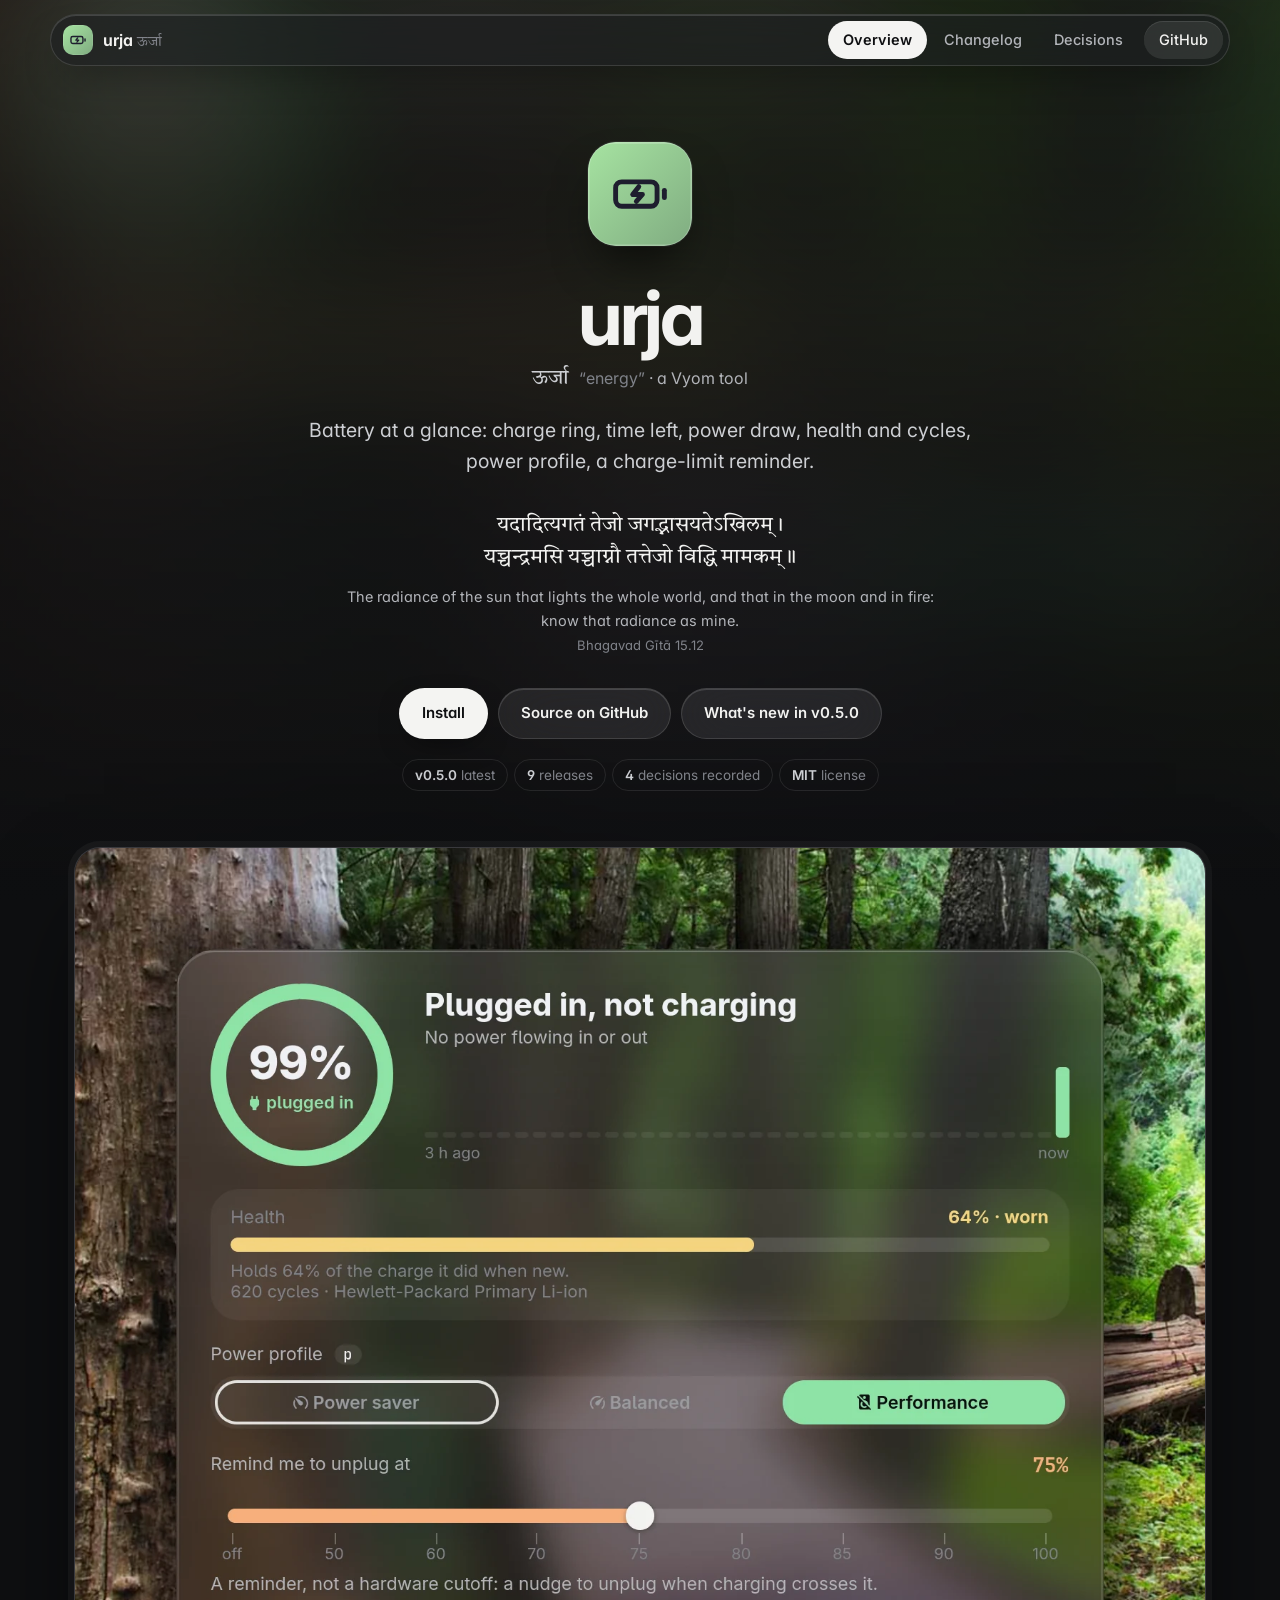
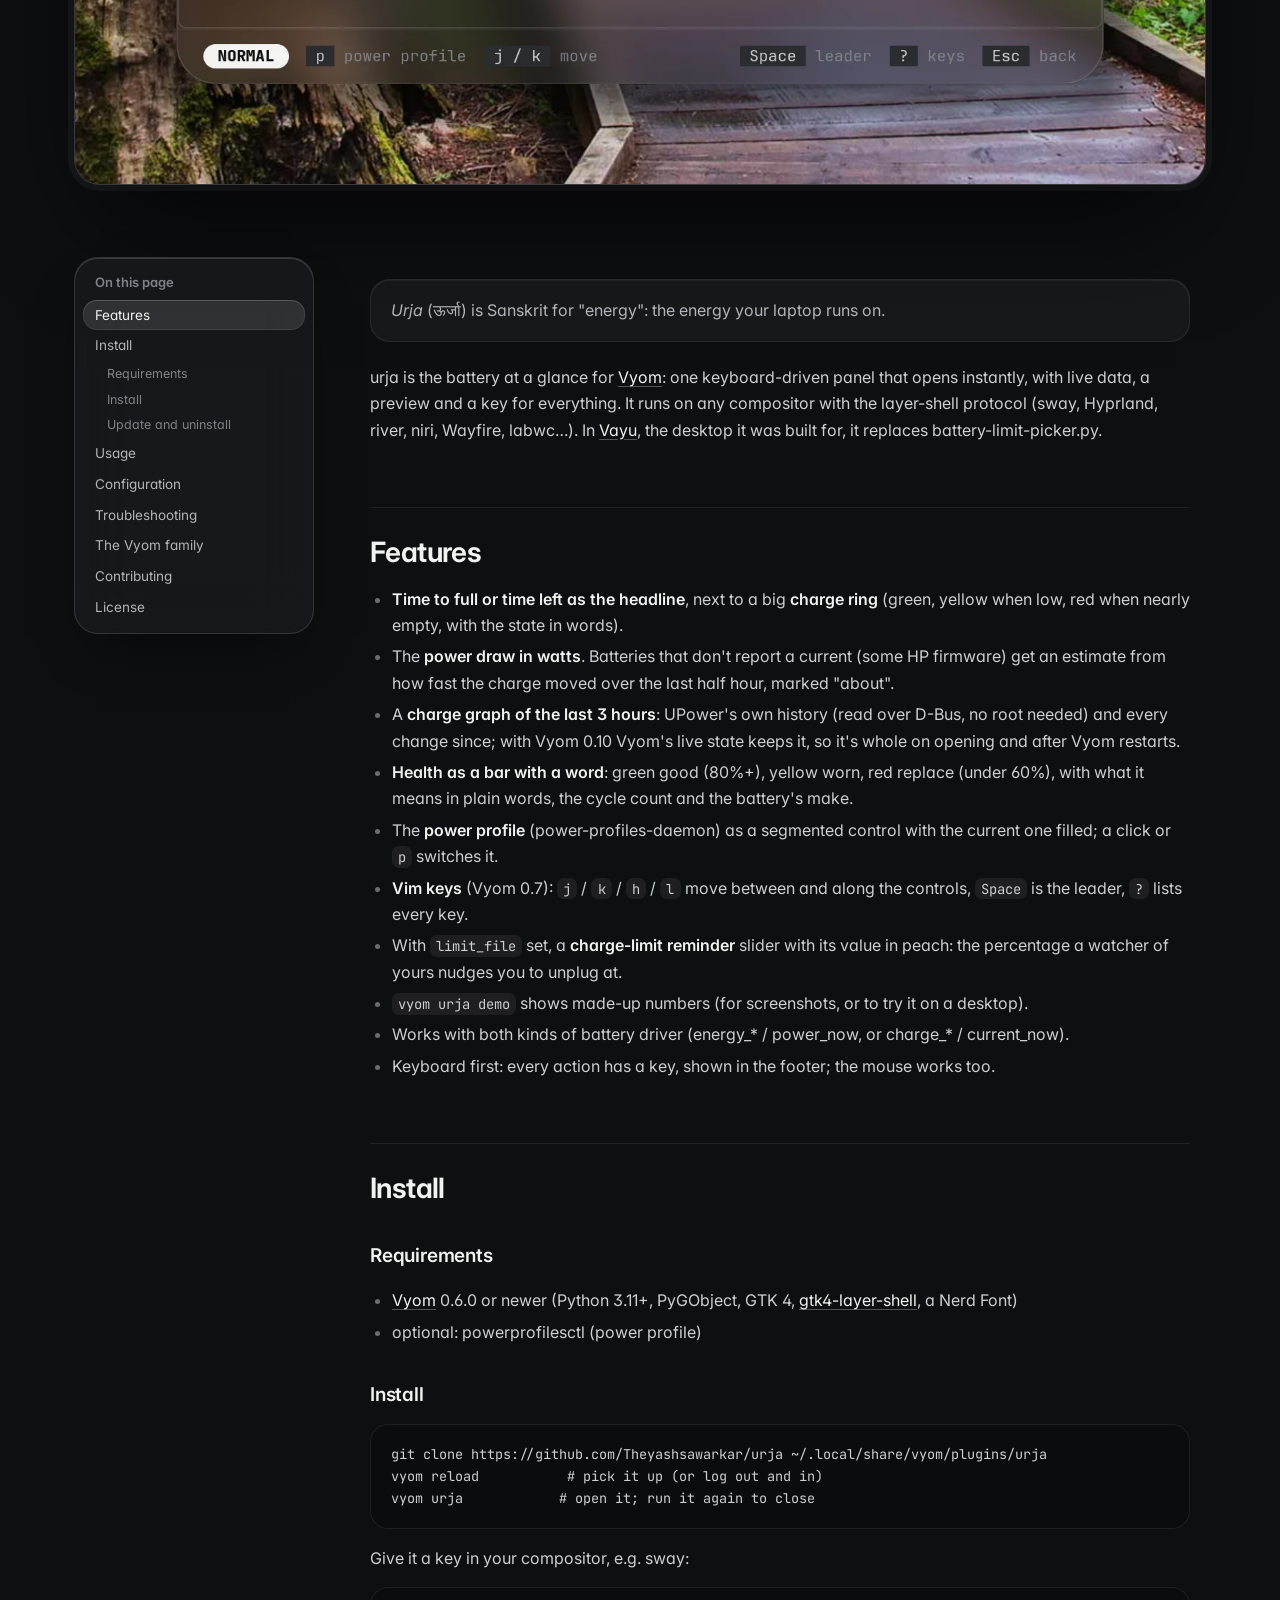
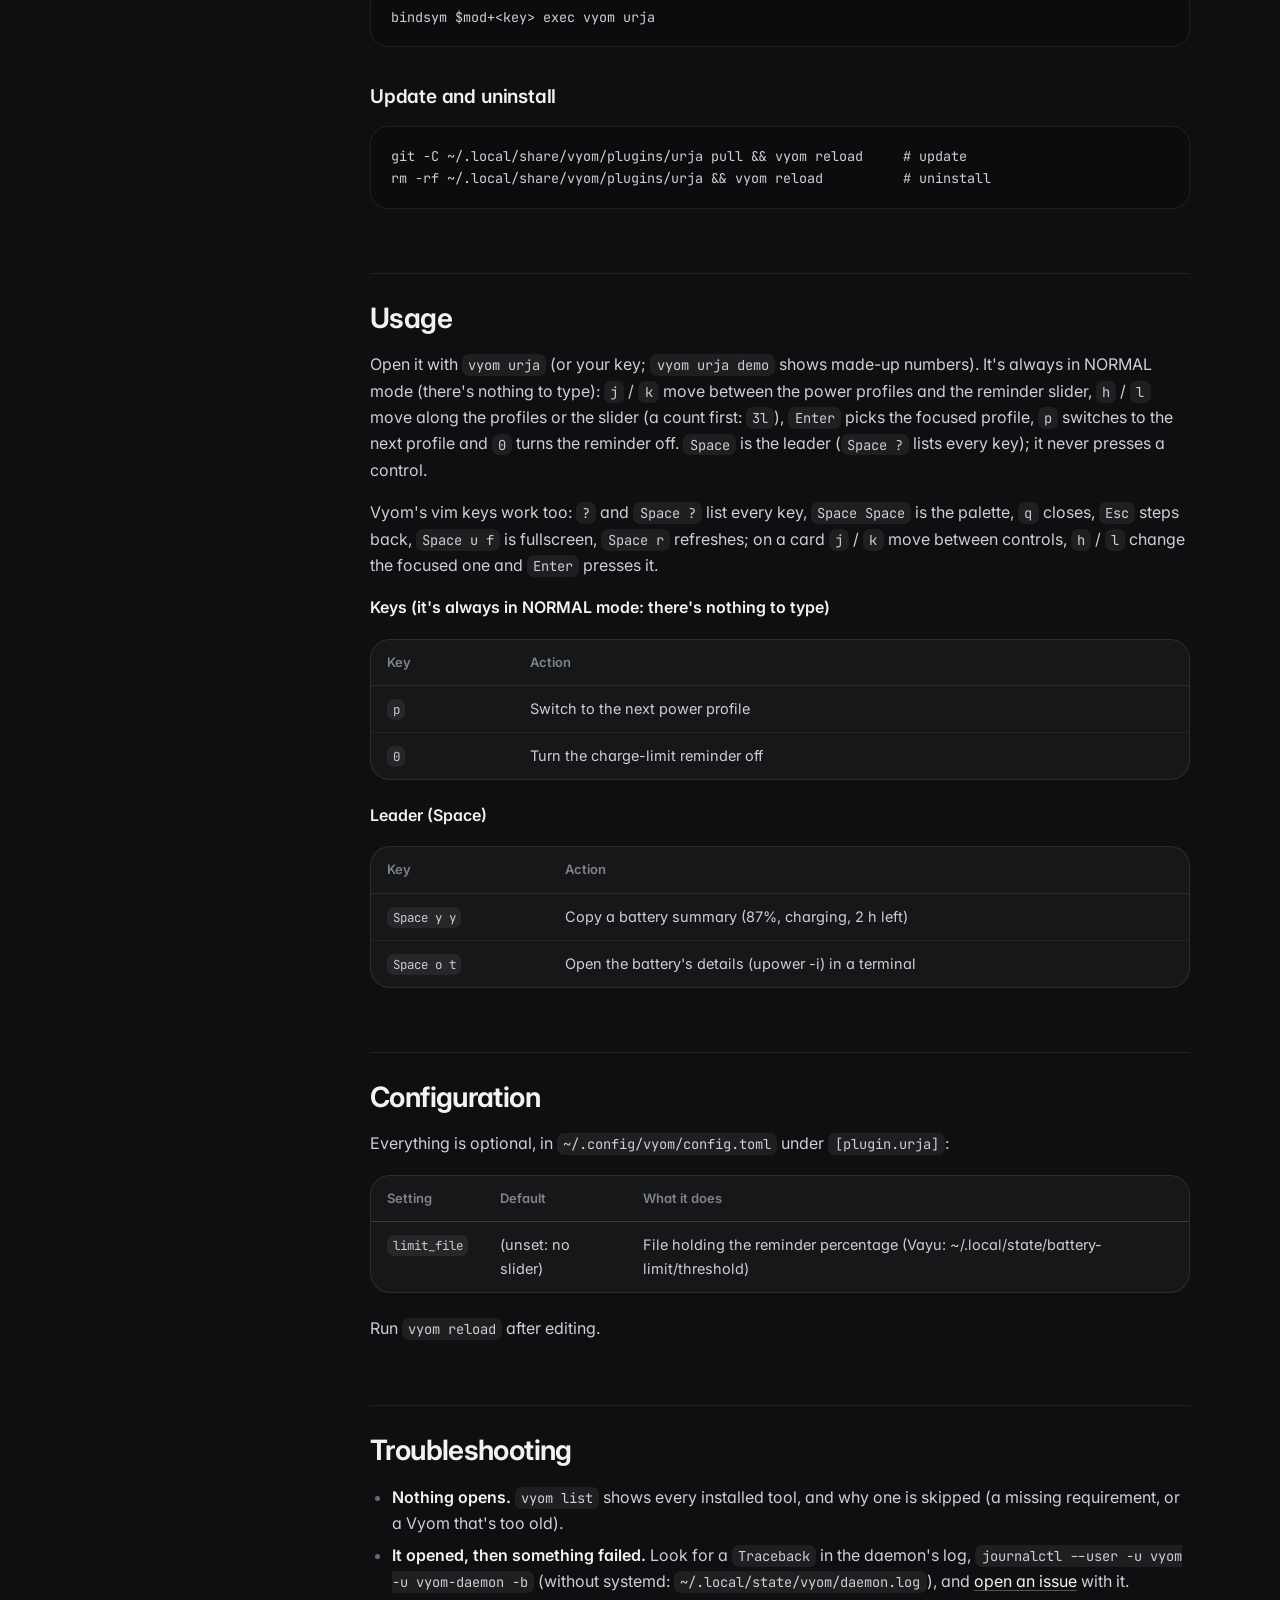
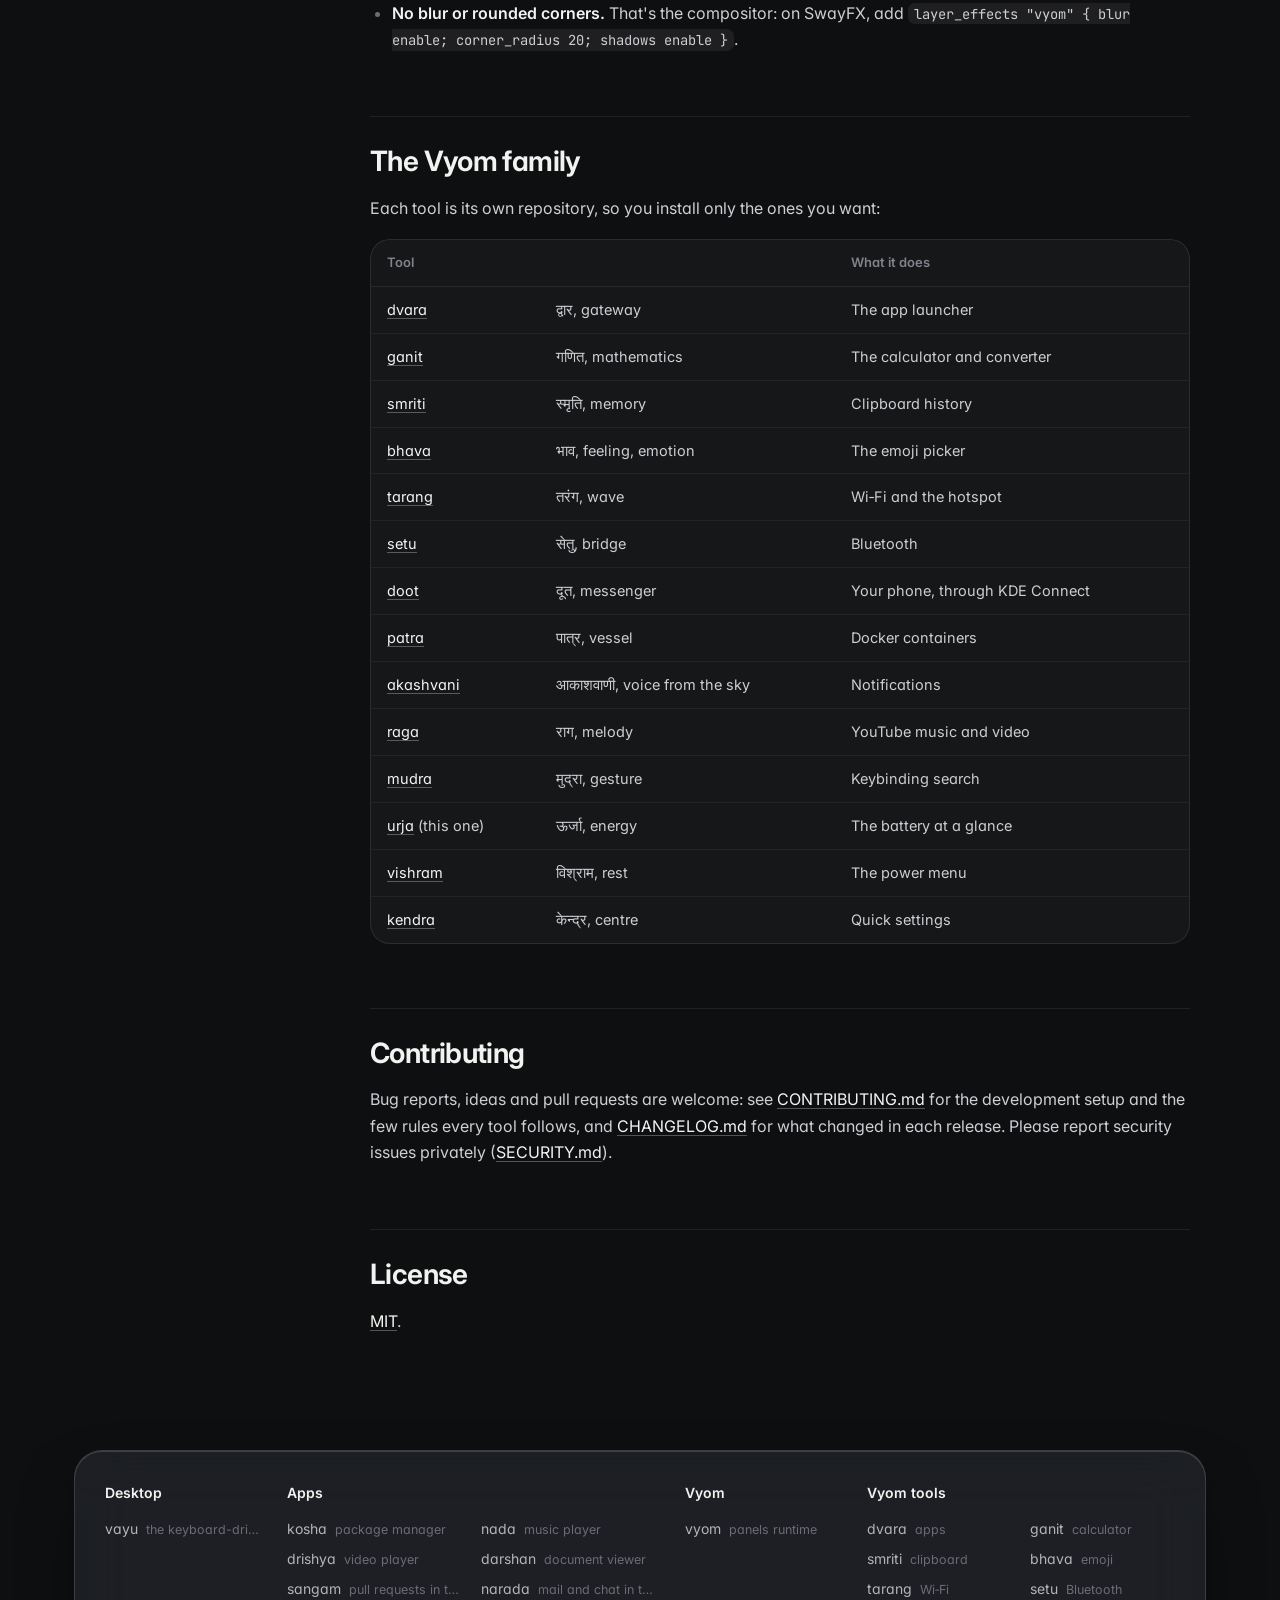
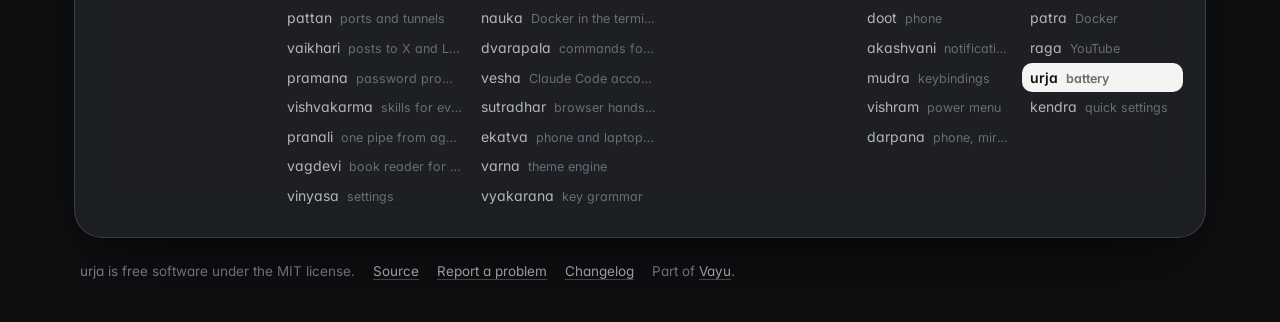
<file: docs/index.html>
<!doctype html>
<html lang="en">
<head>
<meta charset="utf-8">
<meta name="viewport" content="width=device-width, initial-scale=1">
<title>urja · Battery at a glance: charge ring, time left, power draw, health and cycles, power profile, a charge-limit reminder.</title>
<meta name="description" content="Battery at a glance: charge ring, time left, power draw, health and cycles, power profile, a charge-limit reminder.">
<meta property="og:title" content="urja · Battery at a glance: charge ring, time left, power draw, health and cycles, power profile, a charge-limit reminder.">
<meta property="og:description" content="Battery at a glance: charge ring, time left, power draw, health and cycles, power profile, a charge-limit reminder.">
<meta name="theme-color" content="#0e0f11">
<link rel="icon" href="assets/logo.svg" type="image/svg+xml">
<link rel="preconnect" href="https://fonts.googleapis.com">
<link rel="preconnect" href="https://fonts.gstatic.com" crossorigin>
<link href="https://fonts.googleapis.com/css2?family=Inter:wght@400;500;600;700&family=JetBrains+Mono:wght@400;500;600&family=Tiro+Devanagari+Sanskrit&display=swap" rel="stylesheet">
<link rel="stylesheet" href="assets/site.css">
<style>:root{--tool:#8ee2a6}.backdrop:before{background-image:url("assets/screenshots/urja.webp")}</style>
</head>
<body class="home">
<div class="backdrop" aria-hidden="true"></div>
<header class="top"><div class="in">
<a class="brand" href="index.html"><img src="assets/logo.svg" alt=""><span>urja <small>ऊर्जा</small></span></a>
<nav><a href="index.html" class="on">Overview</a><a href="changelog.html" class="">Changelog</a><a href="adr/index.html" class=" hide">Decisions</a><a class="gh" href="https://github.com/Theyashsawarkar/urja">GitHub</a></nav></div></header>
<header class="hero">
<img class="logo" src="assets/logo.svg" alt="urja logo" width="104" height="104">
<h1>urja</h1>
<div class="sa"><b lang="sa">ऊर्जा</b> <i>“energy”</i> · a Vyom tool</div>
<p class="lead">Battery at a glance: charge ring, time left, power draw, health and cycles, power profile, a charge-limit reminder.</p>
<figure class="shloka"><p lang="sa">यदादित्यगतं तेजो जगद्भासयतेऽखिलम् ।<br>यच्चन्द्रमसि यच्चाग्नौ तत्तेजो विद्धि मामकम् ॥</p><figcaption>The radiance of the sun that lights the whole world, and that in the moon and in fire: know that radiance as mine. <cite>Bhagavad Gītā 15.12</cite></figcaption></figure>
<div class="cta"><a class="btn primary" href="#install">Install</a><a class="btn" href="https://github.com/Theyashsawarkar/urja">Source on GitHub</a><a class="btn" href="changelog.html">What's new in v0.5.0</a></div>
<div class="meta"><span><b>v0.5.0</b> latest</span><span><b>9</b> releases</span><span><b>4</b> decisions recorded</span><span><b>MIT</b> license</span></div>
</header>
<figure class="shot"><img src="assets/screenshots/urja.webp" alt="urja: the battery at 99% and plugged in, its charge over the last hours, its health, the power profile and the unplug reminder" fetchpriority="high"></figure>
<div class="wrap"><aside class="toc"><b>On this page</b><a class="l2" href="#features">Features</a><a class="l2" href="#install">Install</a><a class="l3" href="#requirements">Requirements</a><a class="l3" href="#install">Install</a><a class="l3" href="#update-and-uninstall">Update and uninstall</a><a class="l2" href="#usage">Usage</a><a class="l2" href="#configuration">Configuration</a><a class="l2" href="#troubleshooting">Troubleshooting</a><a class="l2" href="#the-vyom-family">The Vyom family</a><a class="l2" href="#contributing">Contributing</a><a class="l2" href="#license">License</a></aside><article>
<blockquote><p><em>Urja</em> (ऊर्जा) is Sanskrit for "energy": the energy your laptop runs on.</p></blockquote>
<p>urja is the battery at a glance for <a href="https://github.com/Theyashsawarkar/vyom">Vyom</a>: one keyboard-driven panel that opens instantly, with live data, a preview and a key for everything. It runs on any compositor with the layer-shell protocol (sway, Hyprland, river, niri, Wayfire, labwc…). In <a href="https://github.com/Theyashsawarkar/vayu">Vayu</a>, the desktop it was built for, it replaces battery-limit-picker.py.</p>
<h2 id="features"><a class="anchor" href="#features">#</a>Features</h2>
<ul><li><strong>Time to full or time left as the headline</strong>, next to a big <strong>charge ring</strong> (green, yellow when low, red when nearly empty, with the state in words).</li><li>The <strong>power draw in watts</strong>. Batteries that don't report a current (some HP firmware) get an estimate from how fast the charge moved over the last half hour, marked "about".</li><li>A <strong>charge graph of the last 3 hours</strong>: UPower's own history (read over D-Bus, no root needed) and every change since; with Vyom 0.10 Vyom's live state keeps it, so it's whole on opening and after Vyom restarts.</li><li><strong>Health as a bar with a word</strong>: green good (80%+), yellow worn, red replace (under 60%), with what it means in plain words, the cycle count and the battery's make.</li><li>The <strong>power profile</strong> (power-profiles-daemon) as a segmented control with the current one filled; a click or <code>p</code> switches it.</li><li><strong>Vim keys</strong> (Vyom 0.7): <code>j</code> / <code>k</code> / <code>h</code> / <code>l</code> move between and along the controls, <code>Space</code> is the leader, <code>?</code> lists every key.</li><li>With <code>limit_file</code> set, a <strong>charge-limit reminder</strong> slider with its value in peach: the percentage a watcher of yours nudges you to unplug at.</li><li><code>vyom urja demo</code> shows made-up numbers (for screenshots, or to try it on a desktop).</li><li>Works with both kinds of battery driver (energy_* / power_now, or charge_* / current_now).</li><li>Keyboard first: every action has a key, shown in the footer; the mouse works too.</li></ul>
<h2 id="install"><a class="anchor" href="#install">#</a>Install</h2>
<h3 id="requirements"><a class="anchor" href="#requirements">#</a>Requirements</h3>
<ul><li><a href="https://github.com/Theyashsawarkar/vyom">Vyom</a> 0.6.0 or newer (Python 3.11+, PyGObject, GTK 4, <a href="https://github.com/wmww/gtk4-layer-shell">gtk4-layer-shell</a>, a Nerd Font)</li><li>optional: powerprofilesctl (power profile)</li></ul>
<h3 id="install"><a class="anchor" href="#install">#</a>Install</h3>
<pre class="code" data-lang="sh"><code>git clone https://github.com/Theyashsawarkar/urja ~/.local/share/vyom/plugins/urja
vyom reload           # pick it up (or log out and in)
vyom urja            # open it; run it again to close</code></pre>
<p>Give it a key in your compositor, e.g. sway:</p>
<pre class="code" data-lang="sh"><code>bindsym $mod+&lt;key&gt; exec vyom urja</code></pre>
<h3 id="update-and-uninstall"><a class="anchor" href="#update-and-uninstall">#</a>Update and uninstall</h3>
<pre class="code" data-lang="sh"><code>git -C ~/.local/share/vyom/plugins/urja pull &amp;&amp; vyom reload     # update
rm -rf ~/.local/share/vyom/plugins/urja &amp;&amp; vyom reload          # uninstall</code></pre>
<h2 id="usage"><a class="anchor" href="#usage">#</a>Usage</h2>
<p>Open it with <code>vyom urja</code> (or your key; <code>vyom urja demo</code> shows made-up numbers). It's always in NORMAL mode (there's nothing to type): <code>j</code> / <code>k</code> move between the power profiles and the reminder slider, <code>h</code> / <code>l</code> move along the profiles or the slider (a count first: <code>3l</code>), <code>Enter</code> picks the focused profile, <code>p</code> switches to the next profile and <code>0</code> turns the reminder off. <code>Space</code> is the leader (<code>Space ?</code> lists every key); it never presses a control.</p>
<!-- KEYS (generated by scripts/keybinds.py from urja/vim.py) -->
<p>Vyom's vim keys work too: <code>?</code> and <code>Space ?</code> list every key, <code>Space Space</code> is the palette, <code>q</code> closes, <code>Esc</code> steps back, <code>Space u f</code> is fullscreen, <code>Space r</code> refreshes; on a card <code>j</code> / <code>k</code> move between controls, <code>h</code> / <code>l</code> change the focused one and <code>Enter</code> presses it.</p>
<p><strong>Keys (it's always in NORMAL mode: there's nothing to type)</strong></p>
<div class="table"><table><thead><tr><th>Key</th><th>Action</th></tr></thead><tbody><tr><td><code>p</code></td><td>Switch to the next power profile</td></tr><tr><td><code>0</code></td><td>Turn the charge-limit reminder off</td></tr></tbody></table></div>
<p><strong>Leader (Space)</strong></p>
<div class="table"><table><thead><tr><th>Key</th><th>Action</th></tr></thead><tbody><tr><td><code>Space y y</code></td><td>Copy a battery summary (87%, charging, 2 h left)</td></tr><tr><td><code>Space o t</code></td><td>Open the battery's details (upower -i) in a terminal</td></tr></tbody></table></div>
<!-- END KEYS -->
<h2 id="configuration"><a class="anchor" href="#configuration">#</a>Configuration</h2>
<p>Everything is optional, in <code>~/.config/vyom/config.toml</code> under <code>[plugin.urja]</code>:</p>
<div class="table"><table><thead><tr><th>Setting</th><th>Default</th><th>What it does</th></tr></thead><tbody><tr><td><code>limit_file</code></td><td>(unset: no slider)</td><td>File holding the reminder percentage (Vayu: ~/.local/state/battery-limit/threshold)</td></tr></tbody></table></div>
<p>Run <code>vyom reload</code> after editing.</p>
<h2 id="troubleshooting"><a class="anchor" href="#troubleshooting">#</a>Troubleshooting</h2>
<ul><li><strong>Nothing opens.</strong> <code>vyom list</code> shows every installed tool, and why one is skipped (a missing requirement, or a Vyom that's too old).</li><li><strong>It opened, then something failed.</strong> Look for a <code>Traceback</code> in the daemon's log, <code>journalctl --user -u vyom -u vyom-daemon -b</code> (without systemd: <code>~/.local/state/vyom/daemon.log</code>), and <a href="https://github.com/Theyashsawarkar/urja/issues/new/choose">open an issue</a> with it.</li><li><strong>No blur or rounded corners.</strong> That's the compositor: on SwayFX, add <code>layer_effects &quot;vyom&quot; { blur enable; corner_radius 20; shadows enable }</code>.</li></ul>
<h2 id="the-vyom-family"><a class="anchor" href="#the-vyom-family">#</a>The Vyom family</h2>
<p>Each tool is its own repository, so you install only the ones you want:</p>
<div class="table"><table><thead><tr><th>Tool</th><th></th><th>What it does</th></tr></thead><tbody><tr><td><a href="https://github.com/Theyashsawarkar/dvara">dvara</a></td><td>द्वार, gateway</td><td>The app launcher</td></tr><tr><td><a href="https://github.com/Theyashsawarkar/ganit">ganit</a></td><td>गणित, mathematics</td><td>The calculator and converter</td></tr><tr><td><a href="https://github.com/Theyashsawarkar/smriti">smriti</a></td><td>स्मृति, memory</td><td>Clipboard history</td></tr><tr><td><a href="https://github.com/Theyashsawarkar/bhava">bhava</a></td><td>भाव, feeling, emotion</td><td>The emoji picker</td></tr><tr><td><a href="https://github.com/Theyashsawarkar/tarang">tarang</a></td><td>तरंग, wave</td><td>Wi‑Fi and the hotspot</td></tr><tr><td><a href="https://github.com/Theyashsawarkar/setu">setu</a></td><td>सेतु, bridge</td><td>Bluetooth</td></tr><tr><td><a href="https://github.com/Theyashsawarkar/doot">doot</a></td><td>दूत, messenger</td><td>Your phone, through KDE Connect</td></tr><tr><td><a href="https://github.com/Theyashsawarkar/patra">patra</a></td><td>पात्र, vessel</td><td>Docker containers</td></tr><tr><td><a href="https://github.com/Theyashsawarkar/akashvani">akashvani</a></td><td>आकाशवाणी, voice from the sky</td><td>Notifications</td></tr><tr><td><a href="https://github.com/Theyashsawarkar/raga">raga</a></td><td>राग, melody</td><td>YouTube music and video</td></tr><tr><td><a href="https://github.com/Theyashsawarkar/mudra">mudra</a></td><td>मुद्रा, gesture</td><td>Keybinding search</td></tr><tr><td><a href="https://github.com/Theyashsawarkar/urja">urja</a> (this one)</td><td>ऊर्जा, energy</td><td>The battery at a glance</td></tr><tr><td><a href="https://github.com/Theyashsawarkar/vishram">vishram</a></td><td>विश्राम, rest</td><td>The power menu</td></tr><tr><td><a href="https://github.com/Theyashsawarkar/kendra">kendra</a></td><td>केन्द्र, centre</td><td>Quick settings</td></tr></tbody></table></div>
<h2 id="contributing"><a class="anchor" href="#contributing">#</a>Contributing</h2>
<p>Bug reports, ideas and pull requests are welcome: see <a href="https://github.com/Theyashsawarkar/urja/blob/main/CONTRIBUTING.md">CONTRIBUTING.md</a> for the development setup and the few rules every tool follows, and <a href="changelog.html">CHANGELOG.md</a> for what changed in each release. Please report security issues privately (<a href="https://github.com/Theyashsawarkar/urja/blob/main/SECURITY.md">SECURITY.md</a>).</p>
<h2 id="license"><a class="anchor" href="#license">#</a>License</h2>
<p><a href="https://github.com/Theyashsawarkar/urja/blob/main/LICENSE">MIT</a>.</p>
</article></div>
<footer><div class="in glass"><div class=""><h4>Desktop</h4><div class="list"><a href="https://vayu.theyashsawarkar.dev/" class="">vayu <span>the keyboard-driven Wayland desktop</span></a></div></div><div class="g2"><h4>Apps</h4><div class="list"><a href="https://kosha.theyashsawarkar.dev/" class="">kosha <span>package manager</span></a><a href="https://nada.theyashsawarkar.dev/" class="">nada <span>music player</span></a><a href="https://drishya.theyashsawarkar.dev/" class="">drishya <span>video player</span></a><a href="https://darshan.theyashsawarkar.dev/" class="">darshan <span>document viewer</span></a><a href="https://sangam.theyashsawarkar.dev/" class="">sangam <span>pull requests in the terminal</span></a><a href="https://narada.theyashsawarkar.dev/" class="">narada <span>mail and chat in the terminal</span></a><a href="https://pattan.theyashsawarkar.dev/" class="">pattan <span>ports and tunnels</span></a><a href="https://nauka.theyashsawarkar.dev/" class="">nauka <span>Docker in the terminal</span></a><a href="https://vaikhari.theyashsawarkar.dev/" class="">vaikhari <span>posts to X and LinkedIn</span></a><a href="https://dvarapala.theyashsawarkar.dev/" class="">dvarapala <span>commands for AI agents, approved</span></a><a href="https://pramana.theyashsawarkar.dev/" class="">pramana <span>password prompts</span></a><a href="https://vesha.theyashsawarkar.dev/" class="">vesha <span>Claude Code accounts</span></a><a href="https://vishvakarma.theyashsawarkar.dev/" class="">vishvakarma <span>skills for every AI agent</span></a><a href="https://sutradhar.theyashsawarkar.dev/" class="">sutradhar <span>browser hands for AI agents</span></a><a href="https://pranali.theyashsawarkar.dev/" class="">pranali <span>one pipe from agents to tools</span></a><a href="https://ekatva.theyashsawarkar.dev/" class="">ekatva <span>phone and laptop, linked</span></a><a href="https://vagdevi.theyashsawarkar.dev/" class="">vagdevi <span>book reader for Android</span></a><a href="https://varna.theyashsawarkar.dev/" class="">varna <span>theme engine</span></a><a href="https://vinyasa.theyashsawarkar.dev/" class="">vinyasa <span>settings</span></a><a href="https://vyakarana.theyashsawarkar.dev/" class="">vyakarana <span>key grammar</span></a></div></div><div class=""><h4>Vyom</h4><div class="list"><a href="https://vyom.theyashsawarkar.dev/" class="">vyom <span>panels runtime</span></a></div></div><div class="g2"><h4>Vyom tools</h4><div class="list"><a href="https://dvara.theyashsawarkar.dev/" class="">dvara <span>apps</span></a><a href="https://ganit.theyashsawarkar.dev/" class="">ganit <span>calculator</span></a><a href="https://smriti.theyashsawarkar.dev/" class="">smriti <span>clipboard</span></a><a href="https://bhava.theyashsawarkar.dev/" class="">bhava <span>emoji</span></a><a href="https://tarang.theyashsawarkar.dev/" class="">tarang <span>Wi‑Fi</span></a><a href="https://setu.theyashsawarkar.dev/" class="">setu <span>Bluetooth</span></a><a href="https://doot.theyashsawarkar.dev/" class="">doot <span>phone</span></a><a href="https://patra.theyashsawarkar.dev/" class="">patra <span>Docker</span></a><a href="https://akashvani.theyashsawarkar.dev/" class="">akashvani <span>notifications</span></a><a href="https://raga.theyashsawarkar.dev/" class="">raga <span>YouTube</span></a><a href="https://mudra.theyashsawarkar.dev/" class="">mudra <span>keybindings</span></a><a href="https://urja.theyashsawarkar.dev/" class="me" aria-current="page">urja <span>battery</span></a><a href="https://vishram.theyashsawarkar.dev/" class="">vishram <span>power menu</span></a><a href="https://kendra.theyashsawarkar.dev/" class="">kendra <span>quick settings</span></a><a href="https://darpana.theyashsawarkar.dev/" class="">darpana <span>phone, mirrored</span></a></div></div></div>
<div class="bottom"><span>urja is free software under the MIT license.</span><a href="https://github.com/Theyashsawarkar/urja">Source</a><a href="https://github.com/Theyashsawarkar/urja/issues">Report a problem</a><a href="changelog.html">Changelog</a><span>Part of <a href="https://vayu.theyashsawarkar.dev/">Vayu</a>.</span></div></footer>
<script>
document.querySelectorAll('pre.code').forEach(p=>{const b=document.createElement('button');b.className='copy';b.type='button';b.textContent='Copy';
b.onclick=()=>{navigator.clipboard.writeText(p.querySelector('code').innerText).then(()=>{b.textContent='Copied';b.classList.add('done');setTimeout(()=>{b.textContent='Copy';b.classList.remove('done')},1400)})};p.appendChild(b)});
const links=[...document.querySelectorAll('.toc a')];if(links.length){const hs=links.map(a=>document.getElementById(a.hash.slice(1))).filter(Boolean);
const on=()=>{let cur=hs[0];for(const h of hs){if(h.getBoundingClientRect().top<120)cur=h}links.forEach(a=>a.classList.toggle('on',cur&&a.hash==='#'+cur.id))};
addEventListener('scroll',on,{passive:true});on()}
</script>
</body>
</html>
</file>
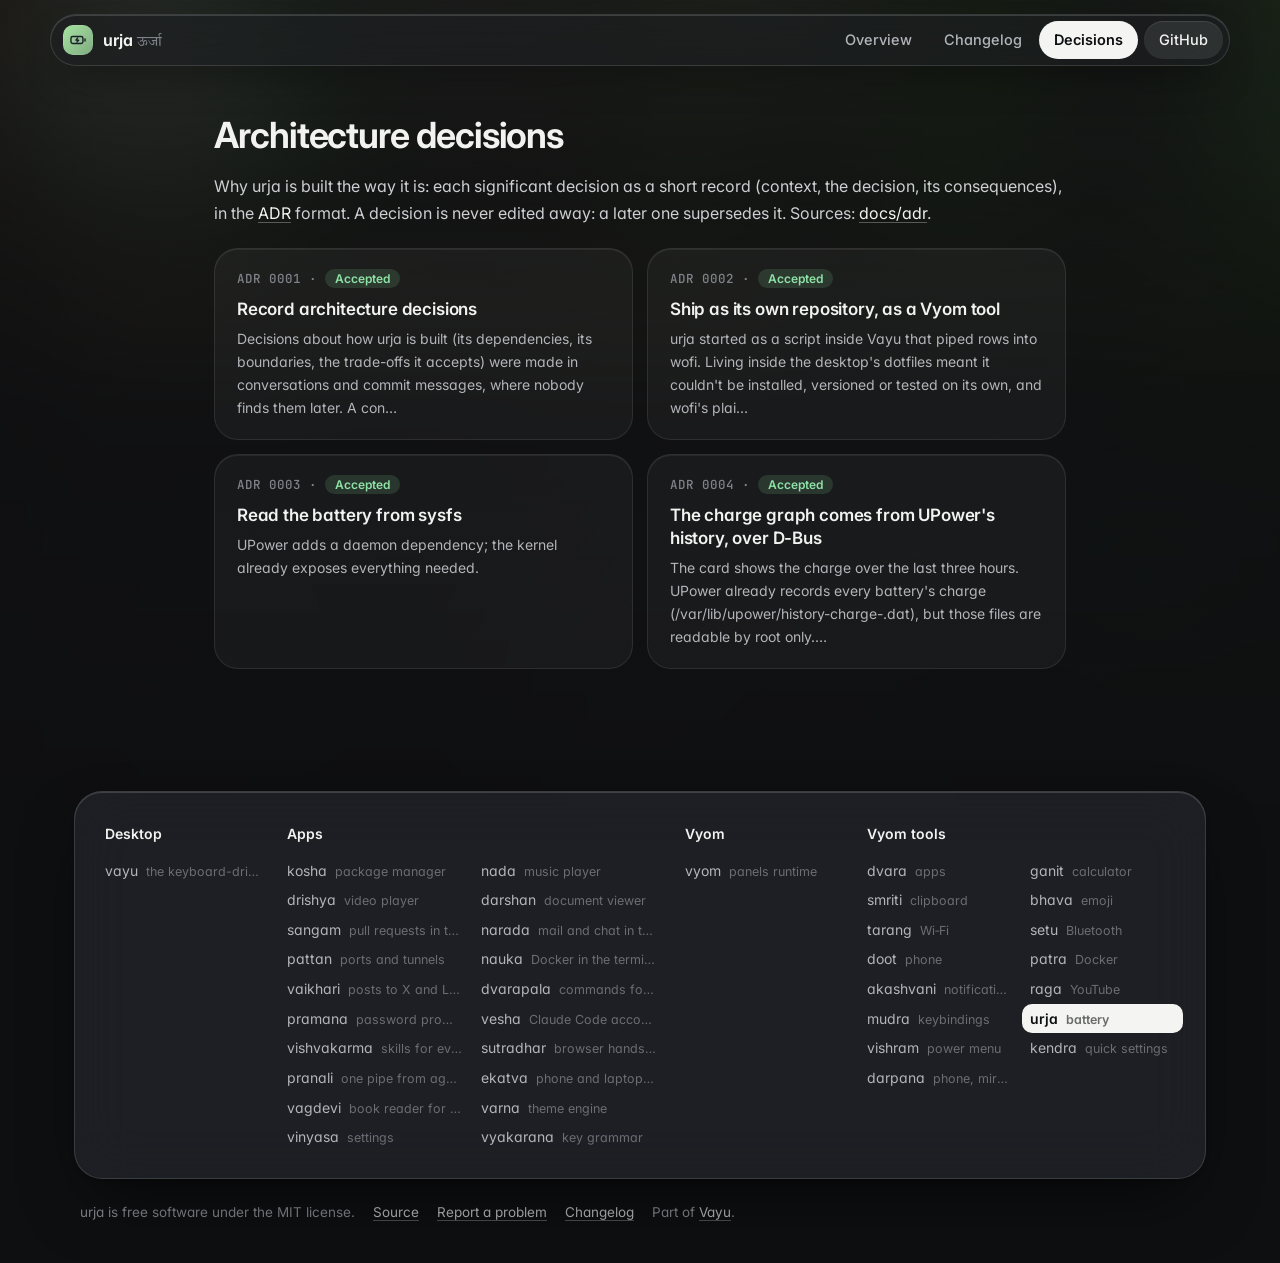
<file: docs/adr/index.html>
<!doctype html>
<html lang="en">
<head>
<meta charset="utf-8">
<meta name="viewport" content="width=device-width, initial-scale=1">
<title>Decisions · urja</title>
<meta name="description" content="Battery at a glance: charge ring, time left, power draw, health and cycles, power profile, a charge-limit reminder.">
<meta property="og:title" content="Decisions · urja">
<meta property="og:description" content="Battery at a glance: charge ring, time left, power draw, health and cycles, power profile, a charge-limit reminder.">
<meta name="theme-color" content="#0e0f11">
<link rel="icon" href="../assets/logo.svg" type="image/svg+xml">
<link rel="preconnect" href="https://fonts.googleapis.com">
<link rel="preconnect" href="https://fonts.gstatic.com" crossorigin>
<link href="https://fonts.googleapis.com/css2?family=Inter:wght@400;500;600;700&family=JetBrains+Mono:wght@400;500;600&family=Tiro+Devanagari+Sanskrit&display=swap" rel="stylesheet">
<link rel="stylesheet" href="../assets/site.css">
<style>:root{--tool:#8ee2a6}.backdrop:before{background-image:url("../assets/screenshots/urja.webp")}</style>
</head>
<body class="sub">
<div class="backdrop" aria-hidden="true"></div>
<header class="top"><div class="in">
<a class="brand" href="../index.html"><img src="../assets/logo.svg" alt=""><span>urja <small>ऊर्जा</small></span></a>
<nav><a href="../index.html" class="">Overview</a><a href="../changelog.html" class="">Changelog</a><a href="../adr/index.html" class="on hide">Decisions</a><a class="gh" href="https://github.com/Theyashsawarkar/urja">GitHub</a></nav></div></header>

<div class="wrap solo"><article>
<h2>Architecture decisions</h2><p>Why urja is built the way it is: each significant decision as a short record (context, the decision, its consequences), in the <a href="https://cognitect.com/blog/2011/11/15/documenting-architecture-decisions">ADR</a> format. A decision is never edited away: a later one supersedes it. Sources: <a href="https://github.com/Theyashsawarkar/urja/tree/main/docs/adr">docs/adr</a>.</p><div class="cards"><a class="card" href="0001-record-architecture-decisions.html"><div class="n">ADR 0001 · <span class="status accepted">Accepted</span></div><h3>Record architecture decisions</h3><p>Decisions about how urja is built (its dependencies, its boundaries, the trade-offs it accepts) were made in conversations and commit messages, where nobody finds them later. A con…</p></a><a class="card" href="0002-own-repository-as-a-vyom-tool.html"><div class="n">ADR 0002 · <span class="status accepted">Accepted</span></div><h3>Ship as its own repository, as a Vyom tool</h3><p>urja started as a script inside Vayu that piped rows into wofi. Living inside the desktop&#x27;s dotfiles meant it couldn&#x27;t be installed, versioned or tested on its own, and wofi&#x27;s plai…</p></a><a class="card" href="0003-sysfs-battery.html"><div class="n">ADR 0003 · <span class="status accepted">Accepted</span></div><h3>Read the battery from sysfs</h3><p>UPower adds a daemon dependency; the kernel already exposes everything needed.</p></a><a class="card" href="0004-charge-history-from-upower.html"><div class="n">ADR 0004 · <span class="status accepted">Accepted</span></div><h3>The charge graph comes from UPower&#x27;s history, over D-Bus</h3><p>The card shows the charge over the last three hours. UPower already records every battery&#x27;s charge (/var/lib/upower/history-charge-.dat), but those files are readable by root only.…</p></a></div>
</article></div>
<footer><div class="in glass"><div class=""><h4>Desktop</h4><div class="list"><a href="https://vayu.theyashsawarkar.dev/" class="">vayu <span>the keyboard-driven Wayland desktop</span></a></div></div><div class="g2"><h4>Apps</h4><div class="list"><a href="https://kosha.theyashsawarkar.dev/" class="">kosha <span>package manager</span></a><a href="https://nada.theyashsawarkar.dev/" class="">nada <span>music player</span></a><a href="https://drishya.theyashsawarkar.dev/" class="">drishya <span>video player</span></a><a href="https://darshan.theyashsawarkar.dev/" class="">darshan <span>document viewer</span></a><a href="https://sangam.theyashsawarkar.dev/" class="">sangam <span>pull requests in the terminal</span></a><a href="https://narada.theyashsawarkar.dev/" class="">narada <span>mail and chat in the terminal</span></a><a href="https://pattan.theyashsawarkar.dev/" class="">pattan <span>ports and tunnels</span></a><a href="https://nauka.theyashsawarkar.dev/" class="">nauka <span>Docker in the terminal</span></a><a href="https://vaikhari.theyashsawarkar.dev/" class="">vaikhari <span>posts to X and LinkedIn</span></a><a href="https://dvarapala.theyashsawarkar.dev/" class="">dvarapala <span>commands for AI agents, approved</span></a><a href="https://pramana.theyashsawarkar.dev/" class="">pramana <span>password prompts</span></a><a href="https://vesha.theyashsawarkar.dev/" class="">vesha <span>Claude Code accounts</span></a><a href="https://vishvakarma.theyashsawarkar.dev/" class="">vishvakarma <span>skills for every AI agent</span></a><a href="https://sutradhar.theyashsawarkar.dev/" class="">sutradhar <span>browser hands for AI agents</span></a><a href="https://pranali.theyashsawarkar.dev/" class="">pranali <span>one pipe from agents to tools</span></a><a href="https://ekatva.theyashsawarkar.dev/" class="">ekatva <span>phone and laptop, linked</span></a><a href="https://vagdevi.theyashsawarkar.dev/" class="">vagdevi <span>book reader for Android</span></a><a href="https://varna.theyashsawarkar.dev/" class="">varna <span>theme engine</span></a><a href="https://vinyasa.theyashsawarkar.dev/" class="">vinyasa <span>settings</span></a><a href="https://vyakarana.theyashsawarkar.dev/" class="">vyakarana <span>key grammar</span></a></div></div><div class=""><h4>Vyom</h4><div class="list"><a href="https://vyom.theyashsawarkar.dev/" class="">vyom <span>panels runtime</span></a></div></div><div class="g2"><h4>Vyom tools</h4><div class="list"><a href="https://dvara.theyashsawarkar.dev/" class="">dvara <span>apps</span></a><a href="https://ganit.theyashsawarkar.dev/" class="">ganit <span>calculator</span></a><a href="https://smriti.theyashsawarkar.dev/" class="">smriti <span>clipboard</span></a><a href="https://bhava.theyashsawarkar.dev/" class="">bhava <span>emoji</span></a><a href="https://tarang.theyashsawarkar.dev/" class="">tarang <span>Wi‑Fi</span></a><a href="https://setu.theyashsawarkar.dev/" class="">setu <span>Bluetooth</span></a><a href="https://doot.theyashsawarkar.dev/" class="">doot <span>phone</span></a><a href="https://patra.theyashsawarkar.dev/" class="">patra <span>Docker</span></a><a href="https://akashvani.theyashsawarkar.dev/" class="">akashvani <span>notifications</span></a><a href="https://raga.theyashsawarkar.dev/" class="">raga <span>YouTube</span></a><a href="https://mudra.theyashsawarkar.dev/" class="">mudra <span>keybindings</span></a><a href="https://urja.theyashsawarkar.dev/" class="me" aria-current="page">urja <span>battery</span></a><a href="https://vishram.theyashsawarkar.dev/" class="">vishram <span>power menu</span></a><a href="https://kendra.theyashsawarkar.dev/" class="">kendra <span>quick settings</span></a><a href="https://darpana.theyashsawarkar.dev/" class="">darpana <span>phone, mirrored</span></a></div></div></div>
<div class="bottom"><span>urja is free software under the MIT license.</span><a href="https://github.com/Theyashsawarkar/urja">Source</a><a href="https://github.com/Theyashsawarkar/urja/issues">Report a problem</a><a href="../changelog.html">Changelog</a><span>Part of <a href="https://vayu.theyashsawarkar.dev/">Vayu</a>.</span></div></footer>
<script>
document.querySelectorAll('pre.code').forEach(p=>{const b=document.createElement('button');b.className='copy';b.type='button';b.textContent='Copy';
b.onclick=()=>{navigator.clipboard.writeText(p.querySelector('code').innerText).then(()=>{b.textContent='Copied';b.classList.add('done');setTimeout(()=>{b.textContent='Copy';b.classList.remove('done')},1400)})};p.appendChild(b)});
const links=[...document.querySelectorAll('.toc a')];if(links.length){const hs=links.map(a=>document.getElementById(a.hash.slice(1))).filter(Boolean);
const on=()=>{let cur=hs[0];for(const h of hs){if(h.getBoundingClientRect().top<120)cur=h}links.forEach(a=>a.classList.toggle('on',cur&&a.hash==='#'+cur.id))};
addEventListener('scroll',on,{passive:true});on()}
</script>
</body>
</html>
</file>
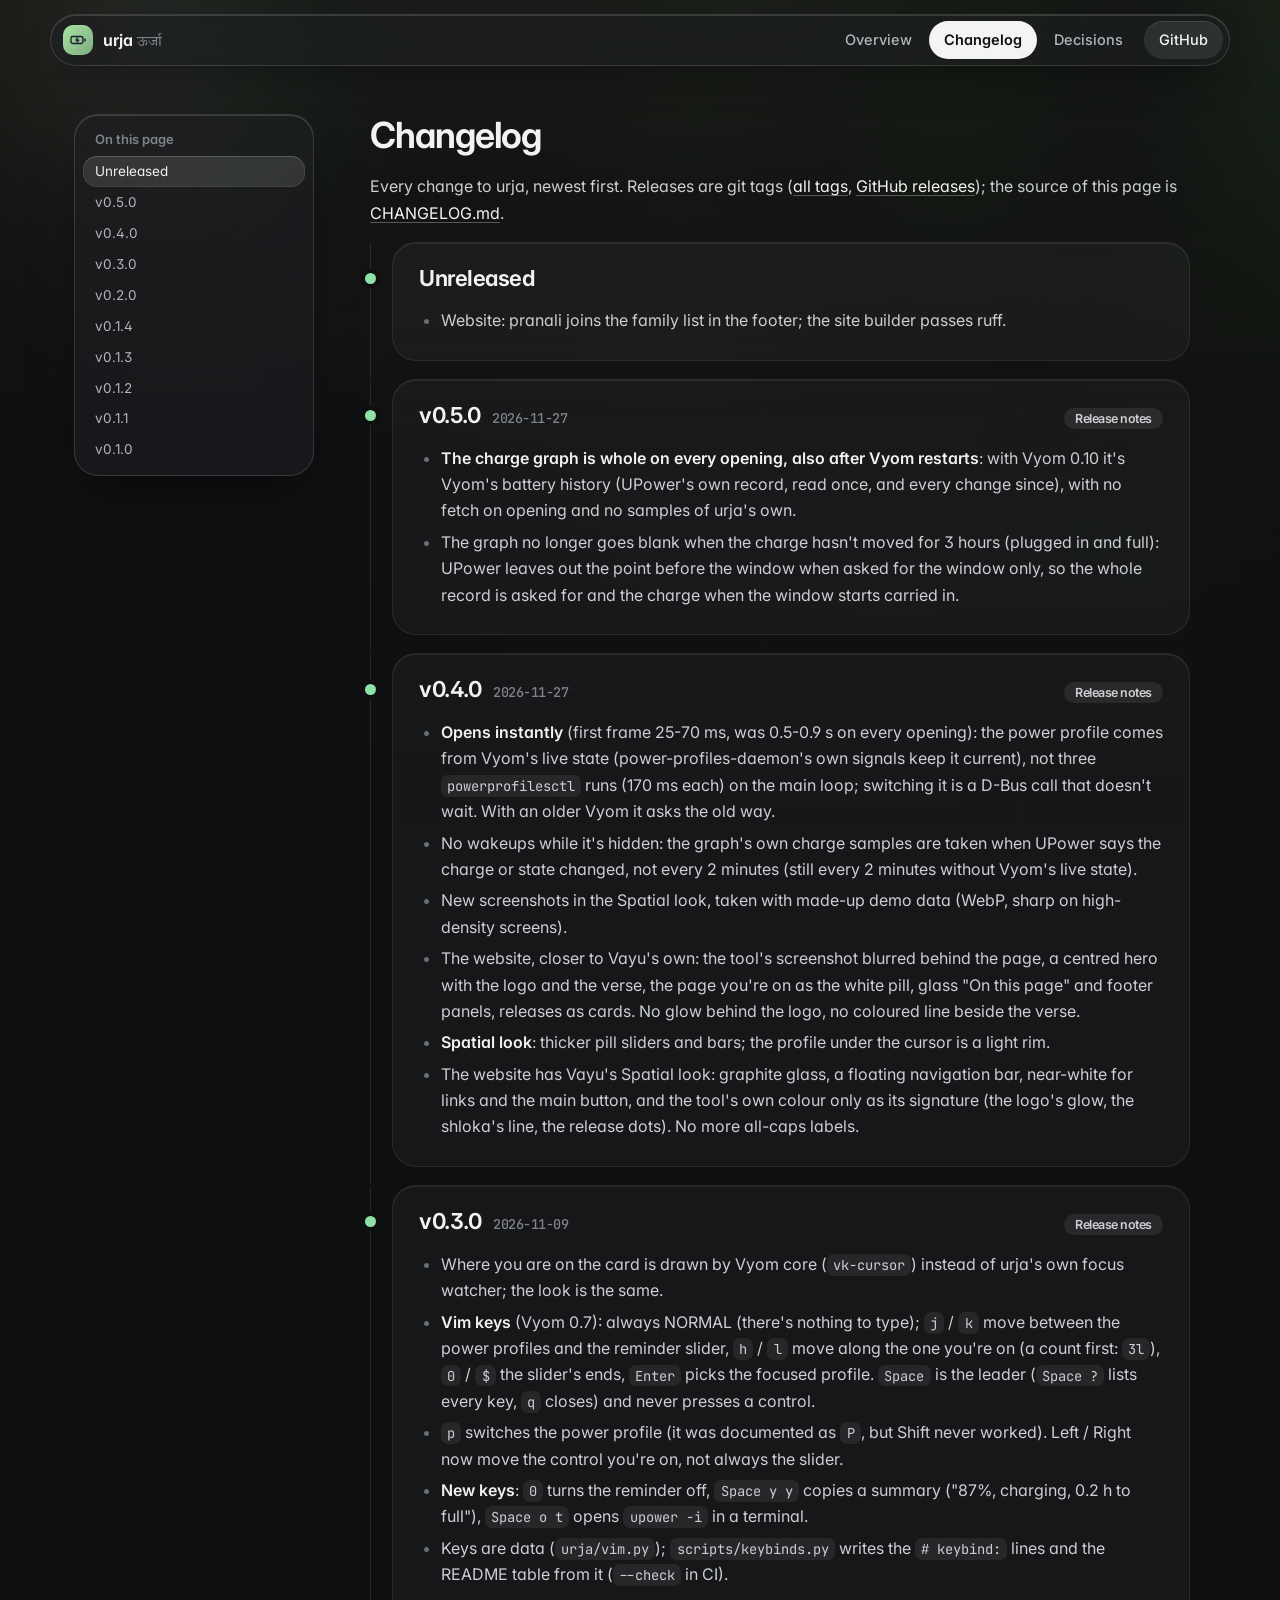
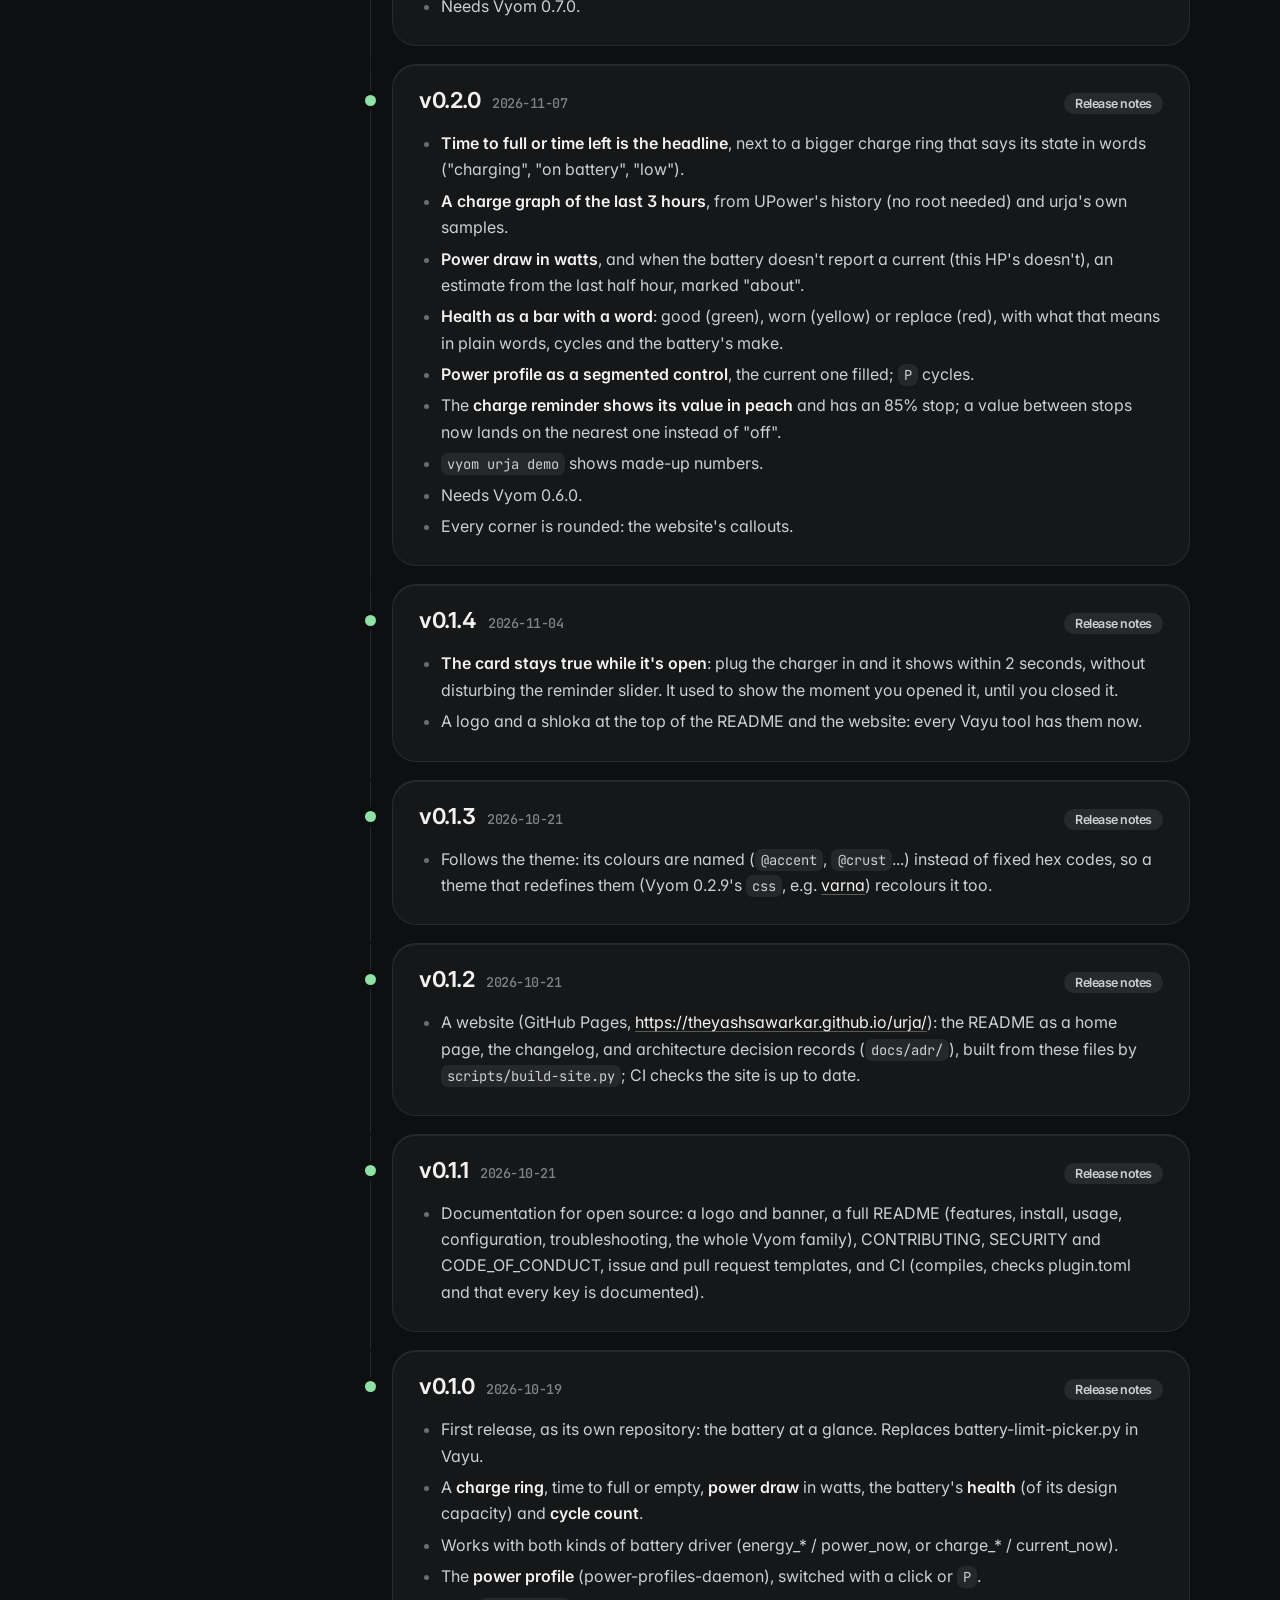
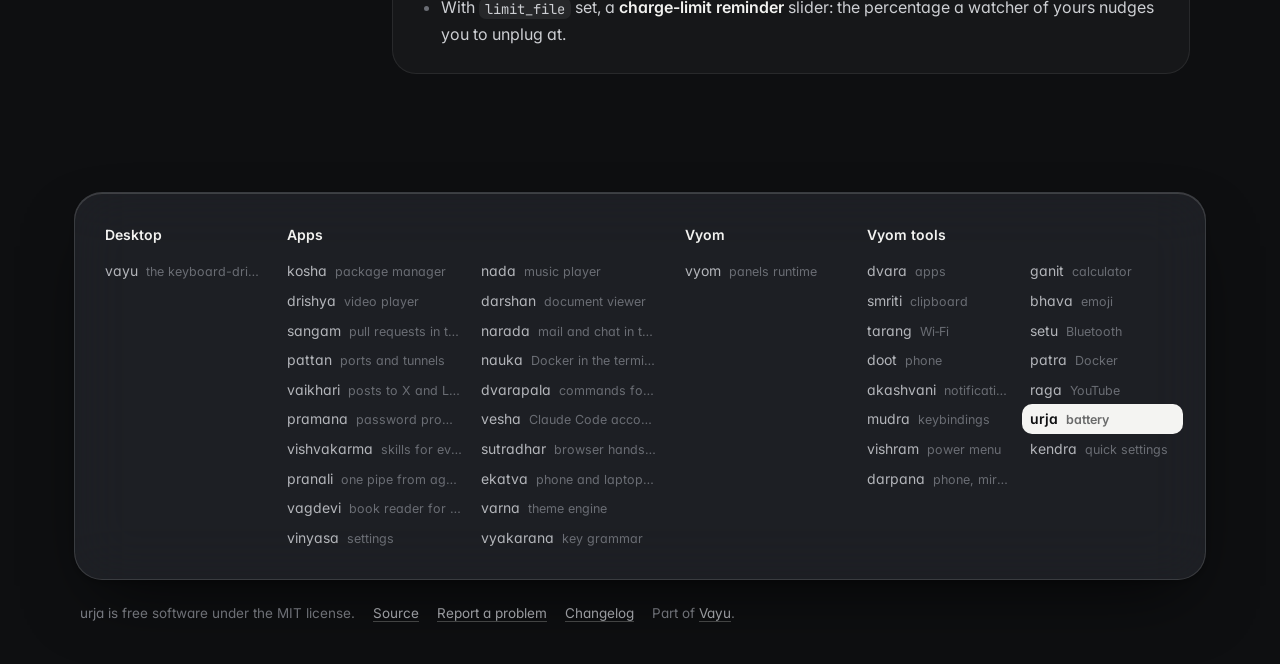
<file: docs/changelog.html>
<!doctype html>
<html lang="en">
<head>
<meta charset="utf-8">
<meta name="viewport" content="width=device-width, initial-scale=1">
<title>Changelog · urja</title>
<meta name="description" content="Battery at a glance: charge ring, time left, power draw, health and cycles, power profile, a charge-limit reminder.">
<meta property="og:title" content="Changelog · urja">
<meta property="og:description" content="Battery at a glance: charge ring, time left, power draw, health and cycles, power profile, a charge-limit reminder.">
<meta name="theme-color" content="#0e0f11">
<link rel="icon" href="assets/logo.svg" type="image/svg+xml">
<link rel="preconnect" href="https://fonts.googleapis.com">
<link rel="preconnect" href="https://fonts.gstatic.com" crossorigin>
<link href="https://fonts.googleapis.com/css2?family=Inter:wght@400;500;600;700&family=JetBrains+Mono:wght@400;500;600&family=Tiro+Devanagari+Sanskrit&display=swap" rel="stylesheet">
<link rel="stylesheet" href="assets/site.css">
<style>:root{--tool:#8ee2a6}.backdrop:before{background-image:url("assets/screenshots/urja.webp")}</style>
</head>
<body class="sub">
<div class="backdrop" aria-hidden="true"></div>
<header class="top"><div class="in">
<a class="brand" href="index.html"><img src="assets/logo.svg" alt=""><span>urja <small>ऊर्जा</small></span></a>
<nav><a href="index.html" class="">Overview</a><a href="changelog.html" class="on">Changelog</a><a href="adr/index.html" class=" hide">Decisions</a><a class="gh" href="https://github.com/Theyashsawarkar/urja">GitHub</a></nav></div></header>

<div class="wrap"><aside class="toc"><b>On this page</b><a class="l2" href="#unreleased">Unreleased</a><a class="l2" href="#v050">v0.5.0</a><a class="l2" href="#v040">v0.4.0</a><a class="l2" href="#v030">v0.3.0</a><a class="l2" href="#v020">v0.2.0</a><a class="l2" href="#v014">v0.1.4</a><a class="l2" href="#v013">v0.1.3</a><a class="l2" href="#v012">v0.1.2</a><a class="l2" href="#v011">v0.1.1</a><a class="l2" href="#v010">v0.1.0</a></aside><article>
<h2>Changelog</h2><p>Every change to urja, newest first. Releases are git tags (<a href="https://github.com/Theyashsawarkar/urja/tags">all tags</a>, <a href="https://github.com/Theyashsawarkar/urja/releases">GitHub releases</a>); the source of this page is <a href="https://github.com/Theyashsawarkar/urja/blob/main/CHANGELOG.md">CHANGELOG.md</a>.</p><section class="release"><h2 id="unreleased">Unreleased<span class="date"></span></h2><ul><li>Website: pranali joins the family list in the footer; the site builder passes ruff.</li></ul></section><section class="release"><h2 id="v050">v0.5.0<span class="date">2026-11-27</span><a class="tag" href="https://github.com/Theyashsawarkar/urja/releases/tag/v0.5.0">Release notes</a></h2><ul><li><strong>The charge graph is whole on every opening, also after Vyom restarts</strong>: with Vyom 0.10 it's Vyom's battery history (UPower's own record, read once, and every change since), with no fetch on opening and no samples of urja's own.</li><li>The graph no longer goes blank when the charge hasn't moved for 3 hours (plugged in and full): UPower leaves out the point before the window when asked for the window only, so the whole record is asked for and the charge when the window starts carried in.</li></ul></section><section class="release"><h2 id="v040">v0.4.0<span class="date">2026-11-27</span><a class="tag" href="https://github.com/Theyashsawarkar/urja/releases/tag/v0.4.0">Release notes</a></h2><ul><li><strong>Opens instantly</strong> (first frame 25-70 ms, was 0.5-0.9 s on every opening): the power profile comes from Vyom's live state (power-profiles-daemon's own signals keep it current), not three <code>powerprofilesctl</code> runs (170 ms each) on the main loop; switching it is a D-Bus call that doesn't wait. With an older Vyom it asks the old way.</li><li>No wakeups while it's hidden: the graph's own charge samples are taken when UPower says the charge or state changed, not every 2 minutes (still every 2 minutes without Vyom's live state).</li><li>New screenshots in the Spatial look, taken with made-up demo data (WebP, sharp on high-density screens).</li><li>The website, closer to Vayu's own: the tool's screenshot blurred behind the page, a centred hero with the logo and the verse, the page you're on as the white pill, glass "On this page" and footer panels, releases as cards. No glow behind the logo, no coloured line beside the verse.</li><li><strong>Spatial look</strong>: thicker pill sliders and bars; the profile under the cursor is a light rim.</li><li>The website has Vayu's Spatial look: graphite glass, a floating navigation bar, near-white for links and the main button, and the tool's own colour only as its signature (the logo's glow, the shloka's line, the release dots). No more all-caps labels.</li></ul></section><section class="release"><h2 id="v030">v0.3.0<span class="date">2026-11-09</span><a class="tag" href="https://github.com/Theyashsawarkar/urja/releases/tag/v0.3.0">Release notes</a></h2><ul><li>Where you are on the card is drawn by Vyom core (<code>vk-cursor</code>) instead of urja's own focus watcher; the look is the same.</li><li><strong>Vim keys</strong> (Vyom 0.7): always NORMAL (there's nothing to type); <code>j</code> / <code>k</code> move between the power profiles and the reminder slider, <code>h</code> / <code>l</code> move along the one you're on (a count first: <code>3l</code>), <code>0</code> / <code>$</code> the slider's ends, <code>Enter</code> picks the focused profile. <code>Space</code> is the leader (<code>Space ?</code> lists every key, <code>q</code> closes) and never presses a control.</li><li><strong><code>p</code></strong> switches the power profile (it was documented as <code>P</code>, but Shift never worked). Left / Right now move the control you're on, not always the slider.</li><li><strong>New keys</strong>: <code>0</code> turns the reminder off, <code>Space y y</code> copies a summary ("87%, charging, 0.2 h to full"), <code>Space o t</code> opens <code>upower -i</code> in a terminal.</li><li>Keys are data (<code>urja/vim.py</code>); <code>scripts/keybinds.py</code> writes the <code># keybind:</code> lines and the README table from it (<code>--check</code> in CI).</li><li>Needs Vyom 0.7.0.</li></ul></section><section class="release"><h2 id="v020">v0.2.0<span class="date">2026-11-07</span><a class="tag" href="https://github.com/Theyashsawarkar/urja/releases/tag/v0.2.0">Release notes</a></h2><ul><li><strong>Time to full or time left is the headline</strong>, next to a bigger charge ring that says its state in words ("charging", "on battery", "low").</li><li><strong>A charge graph of the last 3 hours</strong>, from UPower's history (no root needed) and urja's own samples.</li><li><strong>Power draw in watts</strong>, and when the battery doesn't report a current (this HP's doesn't), an estimate from the last half hour, marked "about".</li><li><strong>Health as a bar with a word</strong>: good (green), worn (yellow) or replace (red), with what that means in plain words, cycles and the battery's make.</li><li><strong>Power profile as a segmented control</strong>, the current one filled; <code>P</code> cycles.</li><li>The <strong>charge reminder shows its value in peach</strong> and has an 85% stop; a value between stops now lands on the nearest one instead of "off".</li><li><code>vyom urja demo</code> shows made-up numbers.</li><li>Needs Vyom 0.6.0.</li><li>Every corner is rounded: the website's callouts.</li></ul></section><section class="release"><h2 id="v014">v0.1.4<span class="date">2026-11-04</span><a class="tag" href="https://github.com/Theyashsawarkar/urja/releases/tag/v0.1.4">Release notes</a></h2><ul><li><strong>The card stays true while it's open</strong>: plug the charger in and it shows within 2 seconds, without disturbing the reminder slider. It used to show the moment you opened it, until you closed it.</li><li>A logo and a shloka at the top of the README and the website: every Vayu tool has them now.</li></ul></section><section class="release"><h2 id="v013">v0.1.3<span class="date">2026-10-21</span><a class="tag" href="https://github.com/Theyashsawarkar/urja/releases/tag/v0.1.3">Release notes</a></h2><ul><li>Follows the theme: its colours are named (<code>@accent</code>, <code>@crust</code>...) instead of fixed hex codes, so a theme that redefines them (Vyom 0.2.9's <code>css</code>, e.g. <a href="https://github.com/Theyashsawarkar/varna">varna</a>) recolours it too.</li></ul></section><section class="release"><h2 id="v012">v0.1.2<span class="date">2026-10-21</span><a class="tag" href="https://github.com/Theyashsawarkar/urja/releases/tag/v0.1.2">Release notes</a></h2><ul><li>A website (GitHub Pages, <a href="https://theyashsawarkar.github.io/urja/">https://theyashsawarkar.github.io/urja/</a>): the README as a home page, the changelog, and architecture decision records (<code>docs/adr/</code>), built from these files by <code>scripts/build-site.py</code>; CI checks the site is up to date.</li></ul></section><section class="release"><h2 id="v011">v0.1.1<span class="date">2026-10-21</span><a class="tag" href="https://github.com/Theyashsawarkar/urja/releases/tag/v0.1.1">Release notes</a></h2><ul><li>Documentation for open source: a logo and banner, a full README (features, install, usage, configuration, troubleshooting, the whole Vyom family), CONTRIBUTING, SECURITY and CODE_OF_CONDUCT, issue and pull request templates, and CI (compiles, checks plugin.toml and that every key is documented).</li></ul></section><section class="release"><h2 id="v010">v0.1.0<span class="date">2026-10-19</span><a class="tag" href="https://github.com/Theyashsawarkar/urja/releases/tag/v0.1.0">Release notes</a></h2><ul><li>First release, as its own repository: the battery at a glance. Replaces battery-limit-picker.py in Vayu.</li><li>A <strong>charge ring</strong>, time to full or empty, <strong>power draw</strong> in watts, the battery's <strong>health</strong> (of its design capacity) and <strong>cycle count</strong>.</li><li>Works with both kinds of battery driver (energy_* / power_now, or charge_* / current_now).</li><li>The <strong>power profile</strong> (power-profiles-daemon), switched with a click or <code>P</code>.</li><li>With <code>limit_file</code> set, a <strong>charge-limit reminder</strong> slider: the percentage a watcher of yours nudges you to unplug at.</li></ul></section>
</article></div>
<footer><div class="in glass"><div class=""><h4>Desktop</h4><div class="list"><a href="https://vayu.theyashsawarkar.dev/" class="">vayu <span>the keyboard-driven Wayland desktop</span></a></div></div><div class="g2"><h4>Apps</h4><div class="list"><a href="https://kosha.theyashsawarkar.dev/" class="">kosha <span>package manager</span></a><a href="https://nada.theyashsawarkar.dev/" class="">nada <span>music player</span></a><a href="https://drishya.theyashsawarkar.dev/" class="">drishya <span>video player</span></a><a href="https://darshan.theyashsawarkar.dev/" class="">darshan <span>document viewer</span></a><a href="https://sangam.theyashsawarkar.dev/" class="">sangam <span>pull requests in the terminal</span></a><a href="https://narada.theyashsawarkar.dev/" class="">narada <span>mail and chat in the terminal</span></a><a href="https://pattan.theyashsawarkar.dev/" class="">pattan <span>ports and tunnels</span></a><a href="https://nauka.theyashsawarkar.dev/" class="">nauka <span>Docker in the terminal</span></a><a href="https://vaikhari.theyashsawarkar.dev/" class="">vaikhari <span>posts to X and LinkedIn</span></a><a href="https://dvarapala.theyashsawarkar.dev/" class="">dvarapala <span>commands for AI agents, approved</span></a><a href="https://pramana.theyashsawarkar.dev/" class="">pramana <span>password prompts</span></a><a href="https://vesha.theyashsawarkar.dev/" class="">vesha <span>Claude Code accounts</span></a><a href="https://vishvakarma.theyashsawarkar.dev/" class="">vishvakarma <span>skills for every AI agent</span></a><a href="https://sutradhar.theyashsawarkar.dev/" class="">sutradhar <span>browser hands for AI agents</span></a><a href="https://pranali.theyashsawarkar.dev/" class="">pranali <span>one pipe from agents to tools</span></a><a href="https://ekatva.theyashsawarkar.dev/" class="">ekatva <span>phone and laptop, linked</span></a><a href="https://vagdevi.theyashsawarkar.dev/" class="">vagdevi <span>book reader for Android</span></a><a href="https://varna.theyashsawarkar.dev/" class="">varna <span>theme engine</span></a><a href="https://vinyasa.theyashsawarkar.dev/" class="">vinyasa <span>settings</span></a><a href="https://vyakarana.theyashsawarkar.dev/" class="">vyakarana <span>key grammar</span></a></div></div><div class=""><h4>Vyom</h4><div class="list"><a href="https://vyom.theyashsawarkar.dev/" class="">vyom <span>panels runtime</span></a></div></div><div class="g2"><h4>Vyom tools</h4><div class="list"><a href="https://dvara.theyashsawarkar.dev/" class="">dvara <span>apps</span></a><a href="https://ganit.theyashsawarkar.dev/" class="">ganit <span>calculator</span></a><a href="https://smriti.theyashsawarkar.dev/" class="">smriti <span>clipboard</span></a><a href="https://bhava.theyashsawarkar.dev/" class="">bhava <span>emoji</span></a><a href="https://tarang.theyashsawarkar.dev/" class="">tarang <span>Wi‑Fi</span></a><a href="https://setu.theyashsawarkar.dev/" class="">setu <span>Bluetooth</span></a><a href="https://doot.theyashsawarkar.dev/" class="">doot <span>phone</span></a><a href="https://patra.theyashsawarkar.dev/" class="">patra <span>Docker</span></a><a href="https://akashvani.theyashsawarkar.dev/" class="">akashvani <span>notifications</span></a><a href="https://raga.theyashsawarkar.dev/" class="">raga <span>YouTube</span></a><a href="https://mudra.theyashsawarkar.dev/" class="">mudra <span>keybindings</span></a><a href="https://urja.theyashsawarkar.dev/" class="me" aria-current="page">urja <span>battery</span></a><a href="https://vishram.theyashsawarkar.dev/" class="">vishram <span>power menu</span></a><a href="https://kendra.theyashsawarkar.dev/" class="">kendra <span>quick settings</span></a><a href="https://darpana.theyashsawarkar.dev/" class="">darpana <span>phone, mirrored</span></a></div></div></div>
<div class="bottom"><span>urja is free software under the MIT license.</span><a href="https://github.com/Theyashsawarkar/urja">Source</a><a href="https://github.com/Theyashsawarkar/urja/issues">Report a problem</a><a href="changelog.html">Changelog</a><span>Part of <a href="https://vayu.theyashsawarkar.dev/">Vayu</a>.</span></div></footer>
<script>
document.querySelectorAll('pre.code').forEach(p=>{const b=document.createElement('button');b.className='copy';b.type='button';b.textContent='Copy';
b.onclick=()=>{navigator.clipboard.writeText(p.querySelector('code').innerText).then(()=>{b.textContent='Copied';b.classList.add('done');setTimeout(()=>{b.textContent='Copy';b.classList.remove('done')},1400)})};p.appendChild(b)});
const links=[...document.querySelectorAll('.toc a')];if(links.length){const hs=links.map(a=>document.getElementById(a.hash.slice(1))).filter(Boolean);
const on=()=>{let cur=hs[0];for(const h of hs){if(h.getBoundingClientRect().top<120)cur=h}links.forEach(a=>a.classList.toggle('on',cur&&a.hash==='#'+cur.id))};
addEventListener('scroll',on,{passive:true});on()}
</script>
</body>
</html>
</file>
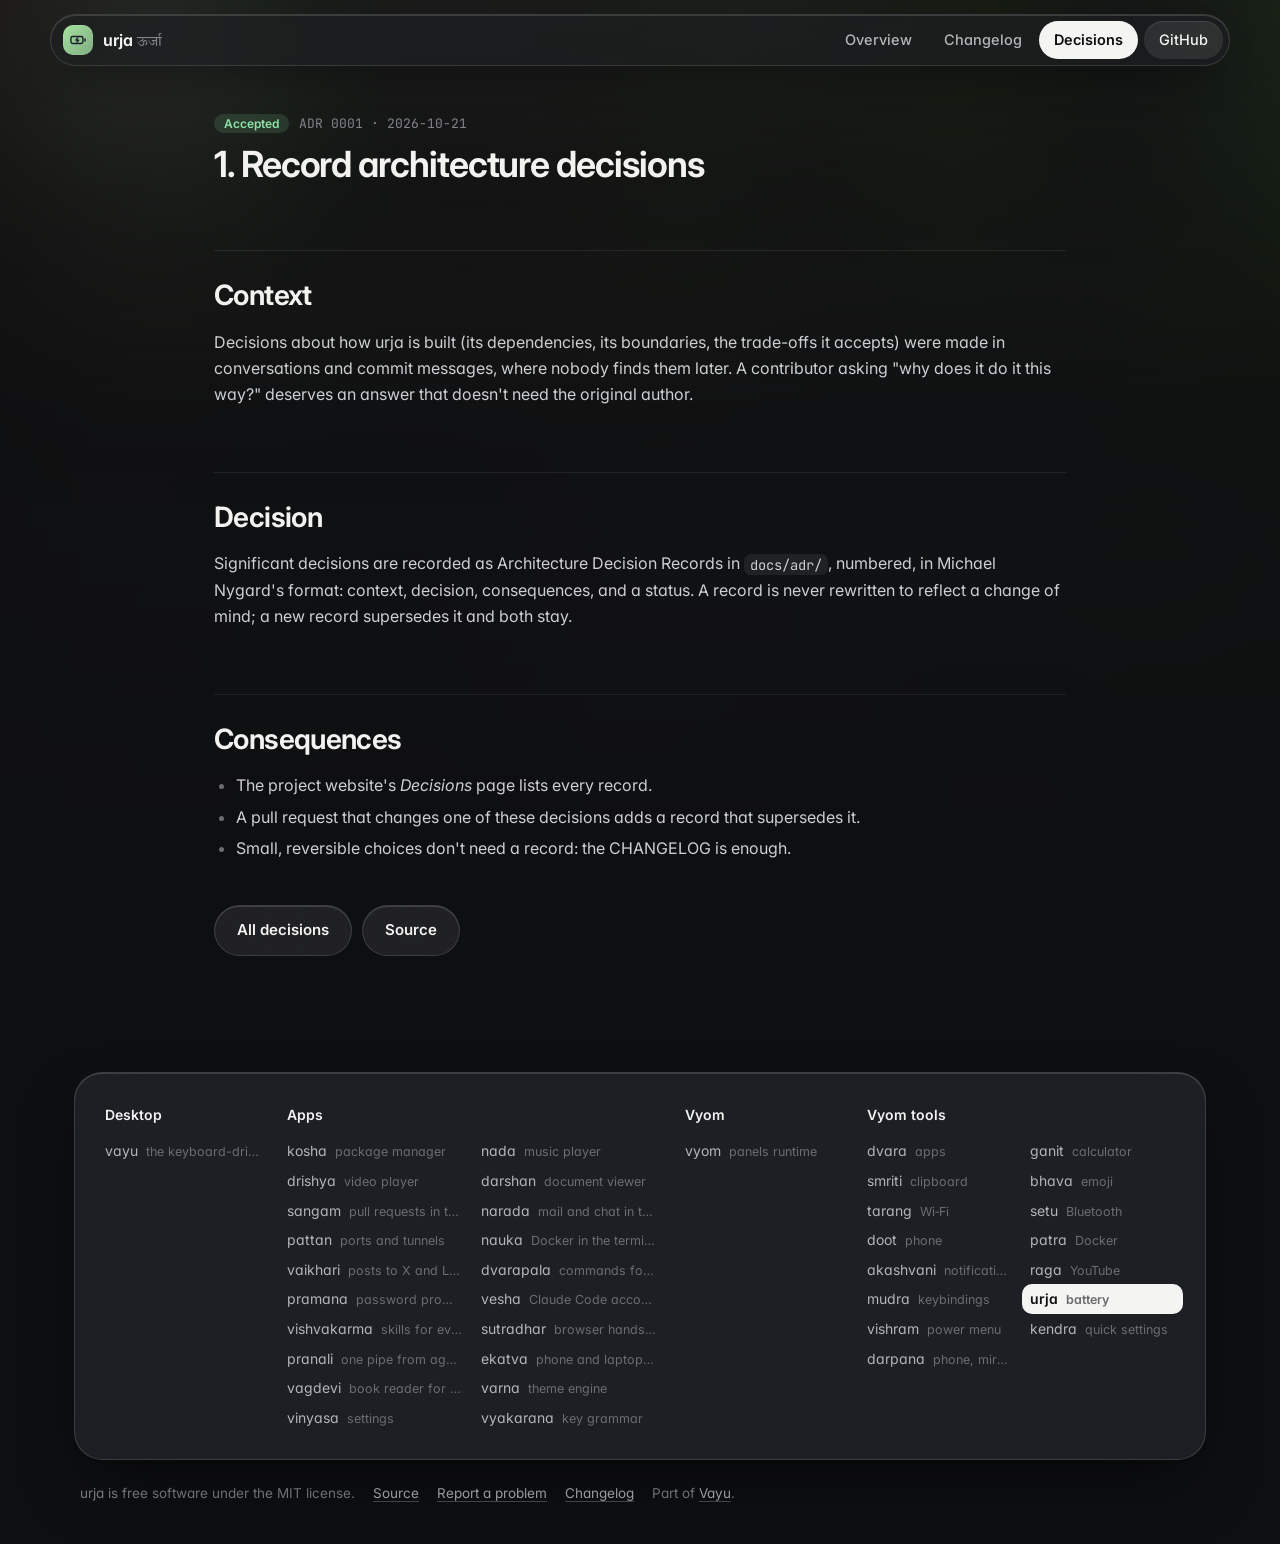
<file: docs/adr/0001-record-architecture-decisions.html>
<!doctype html>
<html lang="en">
<head>
<meta charset="utf-8">
<meta name="viewport" content="width=device-width, initial-scale=1">
<title>ADR 0001: 1. Record architecture decisions · urja</title>
<meta name="description" content="Battery at a glance: charge ring, time left, power draw, health and cycles, power profile, a charge-limit reminder.">
<meta property="og:title" content="ADR 0001: 1. Record architecture decisions · urja">
<meta property="og:description" content="Battery at a glance: charge ring, time left, power draw, health and cycles, power profile, a charge-limit reminder.">
<meta name="theme-color" content="#0e0f11">
<link rel="icon" href="../assets/logo.svg" type="image/svg+xml">
<link rel="preconnect" href="https://fonts.googleapis.com">
<link rel="preconnect" href="https://fonts.gstatic.com" crossorigin>
<link href="https://fonts.googleapis.com/css2?family=Inter:wght@400;500;600;700&family=JetBrains+Mono:wght@400;500;600&family=Tiro+Devanagari+Sanskrit&display=swap" rel="stylesheet">
<link rel="stylesheet" href="../assets/site.css">
<style>:root{--tool:#8ee2a6}.backdrop:before{background-image:url("../assets/screenshots/urja.webp")}</style>
</head>
<body class="sub">
<div class="backdrop" aria-hidden="true"></div>
<header class="top"><div class="in">
<a class="brand" href="../index.html"><img src="../assets/logo.svg" alt=""><span>urja <small>ऊर्जा</small></span></a>
<nav><a href="../index.html" class="">Overview</a><a href="../changelog.html" class="">Changelog</a><a href="../adr/index.html" class="on hide">Decisions</a><a class="gh" href="https://github.com/Theyashsawarkar/urja">GitHub</a></nav></div></header>

<div class="wrap solo"><article>
<p class="adrmeta"><span class="status accepted">Accepted</span> <span>ADR 0001 · 2026-10-21</span></p><h2 id="1-record-architecture-decisions"><a class="anchor" href="#1-record-architecture-decisions">#</a>1. Record architecture decisions</h2>
<h2 id="context"><a class="anchor" href="#context">#</a>Context</h2>
<p>Decisions about how urja is built (its dependencies, its boundaries, the trade-offs it accepts) were made in conversations and commit messages, where nobody finds them later. A contributor asking "why does it do it this way?" deserves an answer that doesn't need the original author.</p>
<h2 id="decision"><a class="anchor" href="#decision">#</a>Decision</h2>
<p>Significant decisions are recorded as Architecture Decision Records in <code>docs/adr/</code>, numbered, in Michael Nygard's format: context, decision, consequences, and a status. A record is never rewritten to reflect a change of mind; a new record supersedes it and both stay.</p>
<h2 id="consequences"><a class="anchor" href="#consequences">#</a>Consequences</h2>
<ul><li>The project website's <em>Decisions</em> page lists every record.</li><li>A pull request that changes one of these decisions adds a record that supersedes it.</li><li>Small, reversible choices don't need a record: the CHANGELOG is enough.</li></ul><p class="back"><a class="btn" href="index.html">All decisions</a><a class="btn" href="https://github.com/Theyashsawarkar/urja/blob/main/docs/adr/0001-record-architecture-decisions.md">Source</a></p>
</article></div>
<footer><div class="in glass"><div class=""><h4>Desktop</h4><div class="list"><a href="https://vayu.theyashsawarkar.dev/" class="">vayu <span>the keyboard-driven Wayland desktop</span></a></div></div><div class="g2"><h4>Apps</h4><div class="list"><a href="https://kosha.theyashsawarkar.dev/" class="">kosha <span>package manager</span></a><a href="https://nada.theyashsawarkar.dev/" class="">nada <span>music player</span></a><a href="https://drishya.theyashsawarkar.dev/" class="">drishya <span>video player</span></a><a href="https://darshan.theyashsawarkar.dev/" class="">darshan <span>document viewer</span></a><a href="https://sangam.theyashsawarkar.dev/" class="">sangam <span>pull requests in the terminal</span></a><a href="https://narada.theyashsawarkar.dev/" class="">narada <span>mail and chat in the terminal</span></a><a href="https://pattan.theyashsawarkar.dev/" class="">pattan <span>ports and tunnels</span></a><a href="https://nauka.theyashsawarkar.dev/" class="">nauka <span>Docker in the terminal</span></a><a href="https://vaikhari.theyashsawarkar.dev/" class="">vaikhari <span>posts to X and LinkedIn</span></a><a href="https://dvarapala.theyashsawarkar.dev/" class="">dvarapala <span>commands for AI agents, approved</span></a><a href="https://pramana.theyashsawarkar.dev/" class="">pramana <span>password prompts</span></a><a href="https://vesha.theyashsawarkar.dev/" class="">vesha <span>Claude Code accounts</span></a><a href="https://vishvakarma.theyashsawarkar.dev/" class="">vishvakarma <span>skills for every AI agent</span></a><a href="https://sutradhar.theyashsawarkar.dev/" class="">sutradhar <span>browser hands for AI agents</span></a><a href="https://pranali.theyashsawarkar.dev/" class="">pranali <span>one pipe from agents to tools</span></a><a href="https://ekatva.theyashsawarkar.dev/" class="">ekatva <span>phone and laptop, linked</span></a><a href="https://vagdevi.theyashsawarkar.dev/" class="">vagdevi <span>book reader for Android</span></a><a href="https://varna.theyashsawarkar.dev/" class="">varna <span>theme engine</span></a><a href="https://vinyasa.theyashsawarkar.dev/" class="">vinyasa <span>settings</span></a><a href="https://vyakarana.theyashsawarkar.dev/" class="">vyakarana <span>key grammar</span></a></div></div><div class=""><h4>Vyom</h4><div class="list"><a href="https://vyom.theyashsawarkar.dev/" class="">vyom <span>panels runtime</span></a></div></div><div class="g2"><h4>Vyom tools</h4><div class="list"><a href="https://dvara.theyashsawarkar.dev/" class="">dvara <span>apps</span></a><a href="https://ganit.theyashsawarkar.dev/" class="">ganit <span>calculator</span></a><a href="https://smriti.theyashsawarkar.dev/" class="">smriti <span>clipboard</span></a><a href="https://bhava.theyashsawarkar.dev/" class="">bhava <span>emoji</span></a><a href="https://tarang.theyashsawarkar.dev/" class="">tarang <span>Wi‑Fi</span></a><a href="https://setu.theyashsawarkar.dev/" class="">setu <span>Bluetooth</span></a><a href="https://doot.theyashsawarkar.dev/" class="">doot <span>phone</span></a><a href="https://patra.theyashsawarkar.dev/" class="">patra <span>Docker</span></a><a href="https://akashvani.theyashsawarkar.dev/" class="">akashvani <span>notifications</span></a><a href="https://raga.theyashsawarkar.dev/" class="">raga <span>YouTube</span></a><a href="https://mudra.theyashsawarkar.dev/" class="">mudra <span>keybindings</span></a><a href="https://urja.theyashsawarkar.dev/" class="me" aria-current="page">urja <span>battery</span></a><a href="https://vishram.theyashsawarkar.dev/" class="">vishram <span>power menu</span></a><a href="https://kendra.theyashsawarkar.dev/" class="">kendra <span>quick settings</span></a><a href="https://darpana.theyashsawarkar.dev/" class="">darpana <span>phone, mirrored</span></a></div></div></div>
<div class="bottom"><span>urja is free software under the MIT license.</span><a href="https://github.com/Theyashsawarkar/urja">Source</a><a href="https://github.com/Theyashsawarkar/urja/issues">Report a problem</a><a href="../changelog.html">Changelog</a><span>Part of <a href="https://vayu.theyashsawarkar.dev/">Vayu</a>.</span></div></footer>
<script>
document.querySelectorAll('pre.code').forEach(p=>{const b=document.createElement('button');b.className='copy';b.type='button';b.textContent='Copy';
b.onclick=()=>{navigator.clipboard.writeText(p.querySelector('code').innerText).then(()=>{b.textContent='Copied';b.classList.add('done');setTimeout(()=>{b.textContent='Copy';b.classList.remove('done')},1400)})};p.appendChild(b)});
const links=[...document.querySelectorAll('.toc a')];if(links.length){const hs=links.map(a=>document.getElementById(a.hash.slice(1))).filter(Boolean);
const on=()=>{let cur=hs[0];for(const h of hs){if(h.getBoundingClientRect().top<120)cur=h}links.forEach(a=>a.classList.toggle('on',cur&&a.hash==='#'+cur.id))};
addEventListener('scroll',on,{passive:true});on()}
</script>
</body>
</html>
</file>
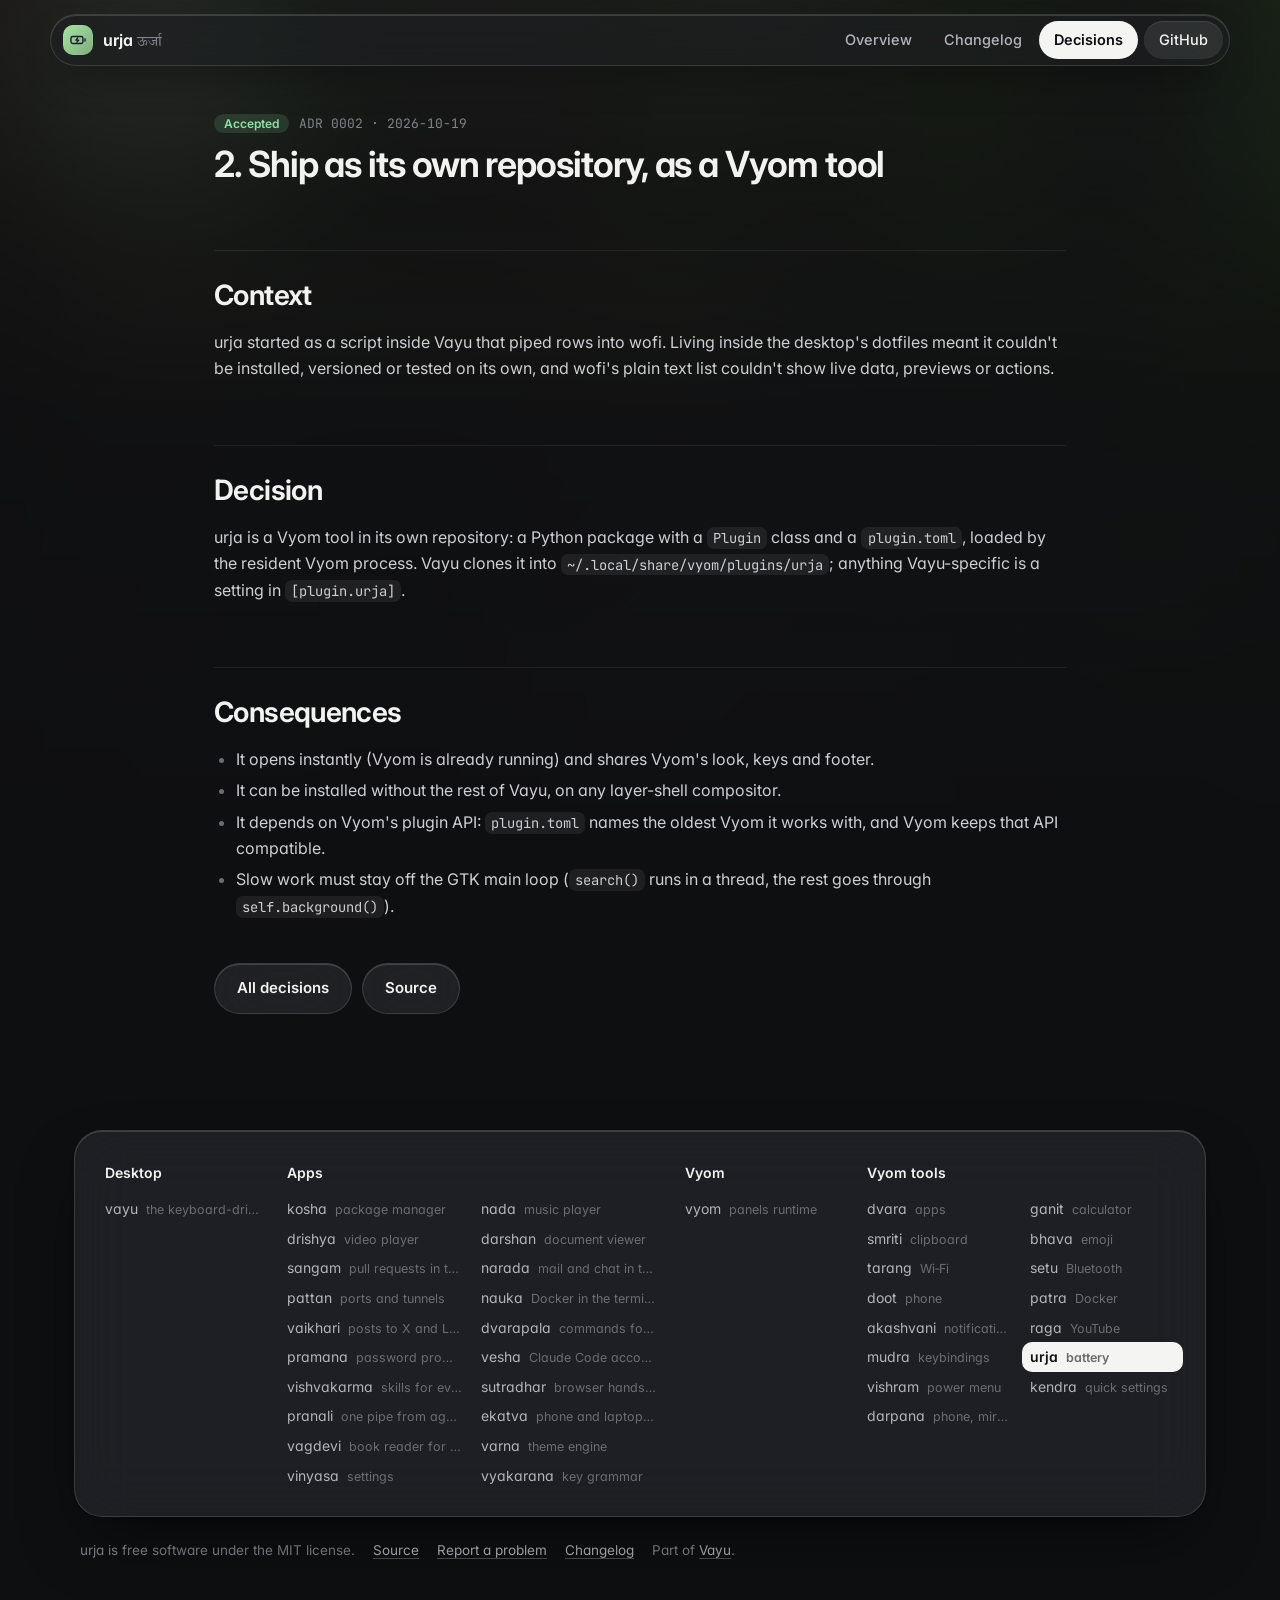
<file: docs/adr/0002-own-repository-as-a-vyom-tool.html>
<!doctype html>
<html lang="en">
<head>
<meta charset="utf-8">
<meta name="viewport" content="width=device-width, initial-scale=1">
<title>ADR 0002: 2. Ship as its own repository, as a Vyom tool · urja</title>
<meta name="description" content="Battery at a glance: charge ring, time left, power draw, health and cycles, power profile, a charge-limit reminder.">
<meta property="og:title" content="ADR 0002: 2. Ship as its own repository, as a Vyom tool · urja">
<meta property="og:description" content="Battery at a glance: charge ring, time left, power draw, health and cycles, power profile, a charge-limit reminder.">
<meta name="theme-color" content="#0e0f11">
<link rel="icon" href="../assets/logo.svg" type="image/svg+xml">
<link rel="preconnect" href="https://fonts.googleapis.com">
<link rel="preconnect" href="https://fonts.gstatic.com" crossorigin>
<link href="https://fonts.googleapis.com/css2?family=Inter:wght@400;500;600;700&family=JetBrains+Mono:wght@400;500;600&family=Tiro+Devanagari+Sanskrit&display=swap" rel="stylesheet">
<link rel="stylesheet" href="../assets/site.css">
<style>:root{--tool:#8ee2a6}.backdrop:before{background-image:url("../assets/screenshots/urja.webp")}</style>
</head>
<body class="sub">
<div class="backdrop" aria-hidden="true"></div>
<header class="top"><div class="in">
<a class="brand" href="../index.html"><img src="../assets/logo.svg" alt=""><span>urja <small>ऊर्जा</small></span></a>
<nav><a href="../index.html" class="">Overview</a><a href="../changelog.html" class="">Changelog</a><a href="../adr/index.html" class="on hide">Decisions</a><a class="gh" href="https://github.com/Theyashsawarkar/urja">GitHub</a></nav></div></header>

<div class="wrap solo"><article>
<p class="adrmeta"><span class="status accepted">Accepted</span> <span>ADR 0002 · 2026-10-19</span></p><h2 id="2-ship-as-its-own-repository-as-a-vyom-tool"><a class="anchor" href="#2-ship-as-its-own-repository-as-a-vyom-tool">#</a>2. Ship as its own repository, as a Vyom tool</h2>
<h2 id="context"><a class="anchor" href="#context">#</a>Context</h2>
<p>urja started as a script inside Vayu that piped rows into wofi. Living inside the desktop's dotfiles meant it couldn't be installed, versioned or tested on its own, and wofi's plain text list couldn't show live data, previews or actions.</p>
<h2 id="decision"><a class="anchor" href="#decision">#</a>Decision</h2>
<p>urja is a Vyom tool in its own repository: a Python package with a <code>Plugin</code> class and a <code>plugin.toml</code>, loaded by the resident Vyom process. Vayu clones it into <code>~/.local/share/vyom/plugins/urja</code>; anything Vayu-specific is a setting in <code>[plugin.urja]</code>.</p>
<h2 id="consequences"><a class="anchor" href="#consequences">#</a>Consequences</h2>
<ul><li>It opens instantly (Vyom is already running) and shares Vyom's look, keys and footer.</li><li>It can be installed without the rest of Vayu, on any layer-shell compositor.</li><li>It depends on Vyom's plugin API: <code>plugin.toml</code> names the oldest Vyom it works with, and Vyom keeps that API compatible.</li><li>Slow work must stay off the GTK main loop (<code>search()</code> runs in a thread, the rest goes through <code>self.background()</code>).</li></ul><p class="back"><a class="btn" href="index.html">All decisions</a><a class="btn" href="https://github.com/Theyashsawarkar/urja/blob/main/docs/adr/0002-own-repository-as-a-vyom-tool.md">Source</a></p>
</article></div>
<footer><div class="in glass"><div class=""><h4>Desktop</h4><div class="list"><a href="https://vayu.theyashsawarkar.dev/" class="">vayu <span>the keyboard-driven Wayland desktop</span></a></div></div><div class="g2"><h4>Apps</h4><div class="list"><a href="https://kosha.theyashsawarkar.dev/" class="">kosha <span>package manager</span></a><a href="https://nada.theyashsawarkar.dev/" class="">nada <span>music player</span></a><a href="https://drishya.theyashsawarkar.dev/" class="">drishya <span>video player</span></a><a href="https://darshan.theyashsawarkar.dev/" class="">darshan <span>document viewer</span></a><a href="https://sangam.theyashsawarkar.dev/" class="">sangam <span>pull requests in the terminal</span></a><a href="https://narada.theyashsawarkar.dev/" class="">narada <span>mail and chat in the terminal</span></a><a href="https://pattan.theyashsawarkar.dev/" class="">pattan <span>ports and tunnels</span></a><a href="https://nauka.theyashsawarkar.dev/" class="">nauka <span>Docker in the terminal</span></a><a href="https://vaikhari.theyashsawarkar.dev/" class="">vaikhari <span>posts to X and LinkedIn</span></a><a href="https://dvarapala.theyashsawarkar.dev/" class="">dvarapala <span>commands for AI agents, approved</span></a><a href="https://pramana.theyashsawarkar.dev/" class="">pramana <span>password prompts</span></a><a href="https://vesha.theyashsawarkar.dev/" class="">vesha <span>Claude Code accounts</span></a><a href="https://vishvakarma.theyashsawarkar.dev/" class="">vishvakarma <span>skills for every AI agent</span></a><a href="https://sutradhar.theyashsawarkar.dev/" class="">sutradhar <span>browser hands for AI agents</span></a><a href="https://pranali.theyashsawarkar.dev/" class="">pranali <span>one pipe from agents to tools</span></a><a href="https://ekatva.theyashsawarkar.dev/" class="">ekatva <span>phone and laptop, linked</span></a><a href="https://vagdevi.theyashsawarkar.dev/" class="">vagdevi <span>book reader for Android</span></a><a href="https://varna.theyashsawarkar.dev/" class="">varna <span>theme engine</span></a><a href="https://vinyasa.theyashsawarkar.dev/" class="">vinyasa <span>settings</span></a><a href="https://vyakarana.theyashsawarkar.dev/" class="">vyakarana <span>key grammar</span></a></div></div><div class=""><h4>Vyom</h4><div class="list"><a href="https://vyom.theyashsawarkar.dev/" class="">vyom <span>panels runtime</span></a></div></div><div class="g2"><h4>Vyom tools</h4><div class="list"><a href="https://dvara.theyashsawarkar.dev/" class="">dvara <span>apps</span></a><a href="https://ganit.theyashsawarkar.dev/" class="">ganit <span>calculator</span></a><a href="https://smriti.theyashsawarkar.dev/" class="">smriti <span>clipboard</span></a><a href="https://bhava.theyashsawarkar.dev/" class="">bhava <span>emoji</span></a><a href="https://tarang.theyashsawarkar.dev/" class="">tarang <span>Wi‑Fi</span></a><a href="https://setu.theyashsawarkar.dev/" class="">setu <span>Bluetooth</span></a><a href="https://doot.theyashsawarkar.dev/" class="">doot <span>phone</span></a><a href="https://patra.theyashsawarkar.dev/" class="">patra <span>Docker</span></a><a href="https://akashvani.theyashsawarkar.dev/" class="">akashvani <span>notifications</span></a><a href="https://raga.theyashsawarkar.dev/" class="">raga <span>YouTube</span></a><a href="https://mudra.theyashsawarkar.dev/" class="">mudra <span>keybindings</span></a><a href="https://urja.theyashsawarkar.dev/" class="me" aria-current="page">urja <span>battery</span></a><a href="https://vishram.theyashsawarkar.dev/" class="">vishram <span>power menu</span></a><a href="https://kendra.theyashsawarkar.dev/" class="">kendra <span>quick settings</span></a><a href="https://darpana.theyashsawarkar.dev/" class="">darpana <span>phone, mirrored</span></a></div></div></div>
<div class="bottom"><span>urja is free software under the MIT license.</span><a href="https://github.com/Theyashsawarkar/urja">Source</a><a href="https://github.com/Theyashsawarkar/urja/issues">Report a problem</a><a href="../changelog.html">Changelog</a><span>Part of <a href="https://vayu.theyashsawarkar.dev/">Vayu</a>.</span></div></footer>
<script>
document.querySelectorAll('pre.code').forEach(p=>{const b=document.createElement('button');b.className='copy';b.type='button';b.textContent='Copy';
b.onclick=()=>{navigator.clipboard.writeText(p.querySelector('code').innerText).then(()=>{b.textContent='Copied';b.classList.add('done');setTimeout(()=>{b.textContent='Copy';b.classList.remove('done')},1400)})};p.appendChild(b)});
const links=[...document.querySelectorAll('.toc a')];if(links.length){const hs=links.map(a=>document.getElementById(a.hash.slice(1))).filter(Boolean);
const on=()=>{let cur=hs[0];for(const h of hs){if(h.getBoundingClientRect().top<120)cur=h}links.forEach(a=>a.classList.toggle('on',cur&&a.hash==='#'+cur.id))};
addEventListener('scroll',on,{passive:true});on()}
</script>
</body>
</html>
</file>
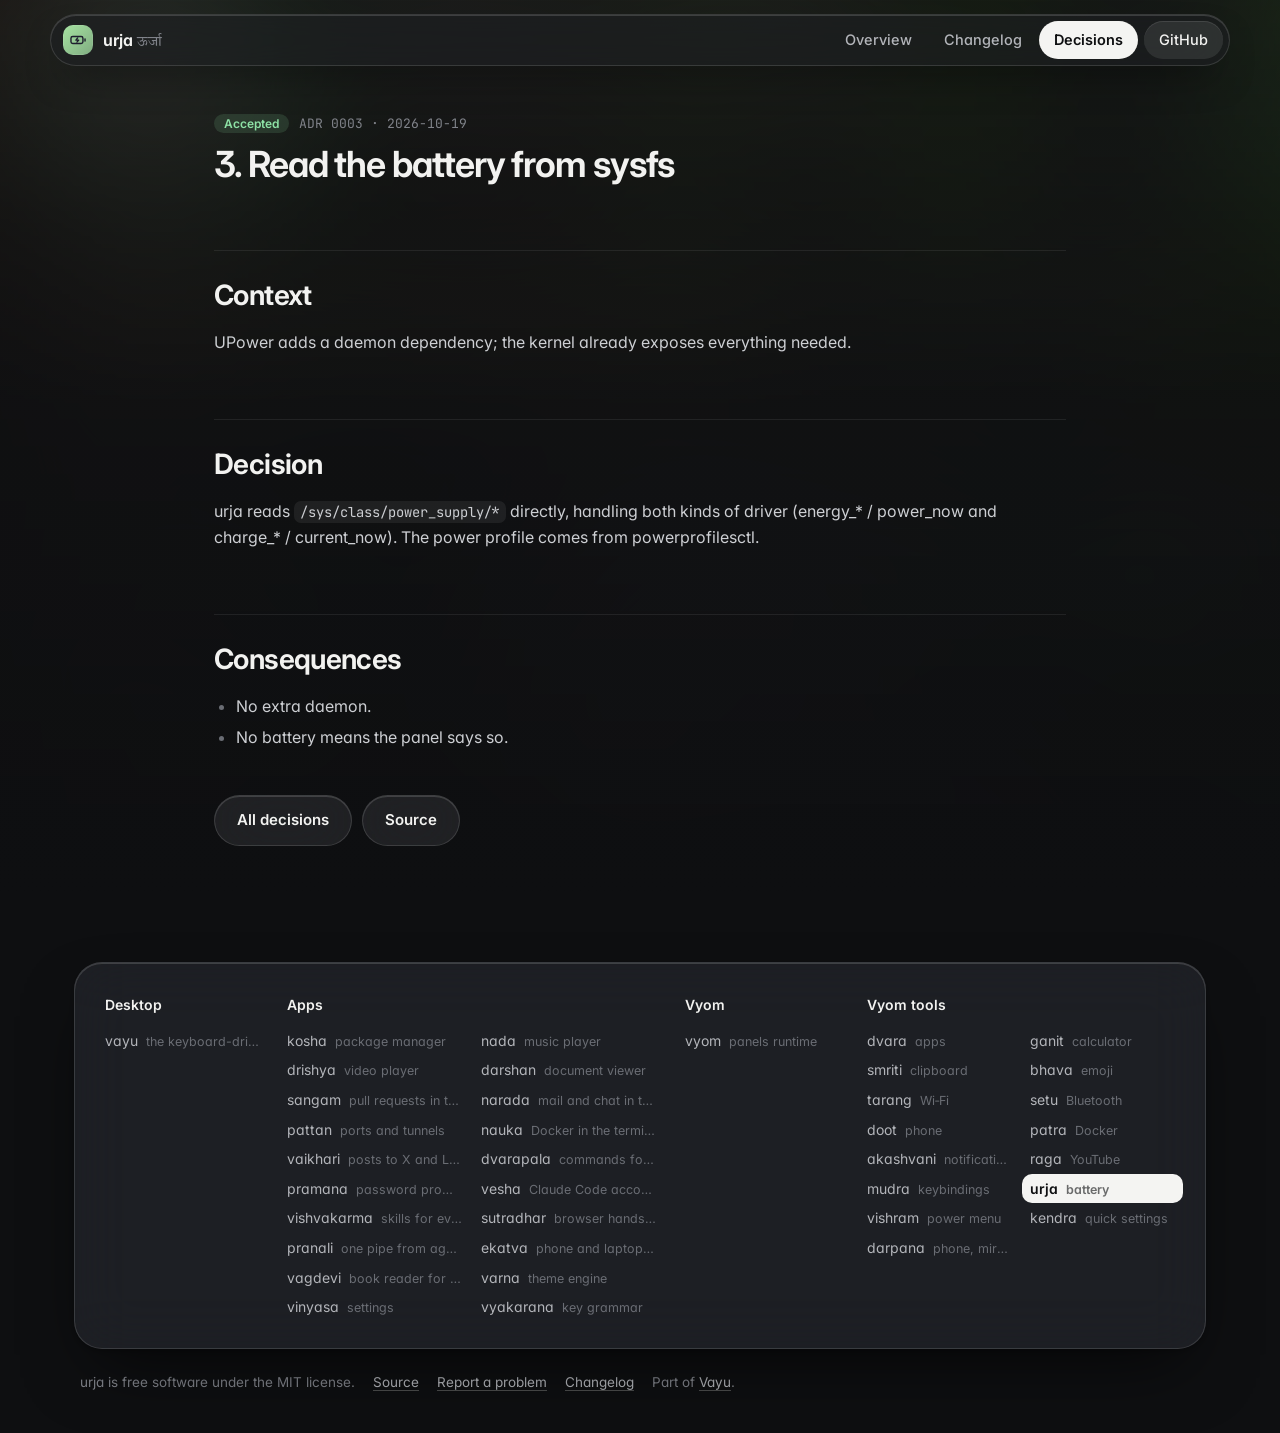
<file: docs/adr/0003-sysfs-battery.html>
<!doctype html>
<html lang="en">
<head>
<meta charset="utf-8">
<meta name="viewport" content="width=device-width, initial-scale=1">
<title>ADR 0003: 3. Read the battery from sysfs · urja</title>
<meta name="description" content="Battery at a glance: charge ring, time left, power draw, health and cycles, power profile, a charge-limit reminder.">
<meta property="og:title" content="ADR 0003: 3. Read the battery from sysfs · urja">
<meta property="og:description" content="Battery at a glance: charge ring, time left, power draw, health and cycles, power profile, a charge-limit reminder.">
<meta name="theme-color" content="#0e0f11">
<link rel="icon" href="../assets/logo.svg" type="image/svg+xml">
<link rel="preconnect" href="https://fonts.googleapis.com">
<link rel="preconnect" href="https://fonts.gstatic.com" crossorigin>
<link href="https://fonts.googleapis.com/css2?family=Inter:wght@400;500;600;700&family=JetBrains+Mono:wght@400;500;600&family=Tiro+Devanagari+Sanskrit&display=swap" rel="stylesheet">
<link rel="stylesheet" href="../assets/site.css">
<style>:root{--tool:#8ee2a6}.backdrop:before{background-image:url("../assets/screenshots/urja.webp")}</style>
</head>
<body class="sub">
<div class="backdrop" aria-hidden="true"></div>
<header class="top"><div class="in">
<a class="brand" href="../index.html"><img src="../assets/logo.svg" alt=""><span>urja <small>ऊर्जा</small></span></a>
<nav><a href="../index.html" class="">Overview</a><a href="../changelog.html" class="">Changelog</a><a href="../adr/index.html" class="on hide">Decisions</a><a class="gh" href="https://github.com/Theyashsawarkar/urja">GitHub</a></nav></div></header>

<div class="wrap solo"><article>
<p class="adrmeta"><span class="status accepted">Accepted</span> <span>ADR 0003 · 2026-10-19</span></p><h2 id="3-read-the-battery-from-sysfs"><a class="anchor" href="#3-read-the-battery-from-sysfs">#</a>3. Read the battery from sysfs</h2>
<h2 id="context"><a class="anchor" href="#context">#</a>Context</h2>
<p>UPower adds a daemon dependency; the kernel already exposes everything needed.</p>
<h2 id="decision"><a class="anchor" href="#decision">#</a>Decision</h2>
<p>urja reads <code>/sys/class/power_supply/*</code> directly, handling both kinds of driver (energy_* / power_now and charge_* / current_now). The power profile comes from powerprofilesctl.</p>
<h2 id="consequences"><a class="anchor" href="#consequences">#</a>Consequences</h2>
<ul><li>No extra daemon.</li><li>No battery means the panel says so.</li></ul><p class="back"><a class="btn" href="index.html">All decisions</a><a class="btn" href="https://github.com/Theyashsawarkar/urja/blob/main/docs/adr/0003-sysfs-battery.md">Source</a></p>
</article></div>
<footer><div class="in glass"><div class=""><h4>Desktop</h4><div class="list"><a href="https://vayu.theyashsawarkar.dev/" class="">vayu <span>the keyboard-driven Wayland desktop</span></a></div></div><div class="g2"><h4>Apps</h4><div class="list"><a href="https://kosha.theyashsawarkar.dev/" class="">kosha <span>package manager</span></a><a href="https://nada.theyashsawarkar.dev/" class="">nada <span>music player</span></a><a href="https://drishya.theyashsawarkar.dev/" class="">drishya <span>video player</span></a><a href="https://darshan.theyashsawarkar.dev/" class="">darshan <span>document viewer</span></a><a href="https://sangam.theyashsawarkar.dev/" class="">sangam <span>pull requests in the terminal</span></a><a href="https://narada.theyashsawarkar.dev/" class="">narada <span>mail and chat in the terminal</span></a><a href="https://pattan.theyashsawarkar.dev/" class="">pattan <span>ports and tunnels</span></a><a href="https://nauka.theyashsawarkar.dev/" class="">nauka <span>Docker in the terminal</span></a><a href="https://vaikhari.theyashsawarkar.dev/" class="">vaikhari <span>posts to X and LinkedIn</span></a><a href="https://dvarapala.theyashsawarkar.dev/" class="">dvarapala <span>commands for AI agents, approved</span></a><a href="https://pramana.theyashsawarkar.dev/" class="">pramana <span>password prompts</span></a><a href="https://vesha.theyashsawarkar.dev/" class="">vesha <span>Claude Code accounts</span></a><a href="https://vishvakarma.theyashsawarkar.dev/" class="">vishvakarma <span>skills for every AI agent</span></a><a href="https://sutradhar.theyashsawarkar.dev/" class="">sutradhar <span>browser hands for AI agents</span></a><a href="https://pranali.theyashsawarkar.dev/" class="">pranali <span>one pipe from agents to tools</span></a><a href="https://ekatva.theyashsawarkar.dev/" class="">ekatva <span>phone and laptop, linked</span></a><a href="https://vagdevi.theyashsawarkar.dev/" class="">vagdevi <span>book reader for Android</span></a><a href="https://varna.theyashsawarkar.dev/" class="">varna <span>theme engine</span></a><a href="https://vinyasa.theyashsawarkar.dev/" class="">vinyasa <span>settings</span></a><a href="https://vyakarana.theyashsawarkar.dev/" class="">vyakarana <span>key grammar</span></a></div></div><div class=""><h4>Vyom</h4><div class="list"><a href="https://vyom.theyashsawarkar.dev/" class="">vyom <span>panels runtime</span></a></div></div><div class="g2"><h4>Vyom tools</h4><div class="list"><a href="https://dvara.theyashsawarkar.dev/" class="">dvara <span>apps</span></a><a href="https://ganit.theyashsawarkar.dev/" class="">ganit <span>calculator</span></a><a href="https://smriti.theyashsawarkar.dev/" class="">smriti <span>clipboard</span></a><a href="https://bhava.theyashsawarkar.dev/" class="">bhava <span>emoji</span></a><a href="https://tarang.theyashsawarkar.dev/" class="">tarang <span>Wi‑Fi</span></a><a href="https://setu.theyashsawarkar.dev/" class="">setu <span>Bluetooth</span></a><a href="https://doot.theyashsawarkar.dev/" class="">doot <span>phone</span></a><a href="https://patra.theyashsawarkar.dev/" class="">patra <span>Docker</span></a><a href="https://akashvani.theyashsawarkar.dev/" class="">akashvani <span>notifications</span></a><a href="https://raga.theyashsawarkar.dev/" class="">raga <span>YouTube</span></a><a href="https://mudra.theyashsawarkar.dev/" class="">mudra <span>keybindings</span></a><a href="https://urja.theyashsawarkar.dev/" class="me" aria-current="page">urja <span>battery</span></a><a href="https://vishram.theyashsawarkar.dev/" class="">vishram <span>power menu</span></a><a href="https://kendra.theyashsawarkar.dev/" class="">kendra <span>quick settings</span></a><a href="https://darpana.theyashsawarkar.dev/" class="">darpana <span>phone, mirrored</span></a></div></div></div>
<div class="bottom"><span>urja is free software under the MIT license.</span><a href="https://github.com/Theyashsawarkar/urja">Source</a><a href="https://github.com/Theyashsawarkar/urja/issues">Report a problem</a><a href="../changelog.html">Changelog</a><span>Part of <a href="https://vayu.theyashsawarkar.dev/">Vayu</a>.</span></div></footer>
<script>
document.querySelectorAll('pre.code').forEach(p=>{const b=document.createElement('button');b.className='copy';b.type='button';b.textContent='Copy';
b.onclick=()=>{navigator.clipboard.writeText(p.querySelector('code').innerText).then(()=>{b.textContent='Copied';b.classList.add('done');setTimeout(()=>{b.textContent='Copy';b.classList.remove('done')},1400)})};p.appendChild(b)});
const links=[...document.querySelectorAll('.toc a')];if(links.length){const hs=links.map(a=>document.getElementById(a.hash.slice(1))).filter(Boolean);
const on=()=>{let cur=hs[0];for(const h of hs){if(h.getBoundingClientRect().top<120)cur=h}links.forEach(a=>a.classList.toggle('on',cur&&a.hash==='#'+cur.id))};
addEventListener('scroll',on,{passive:true});on()}
</script>
</body>
</html>
</file>
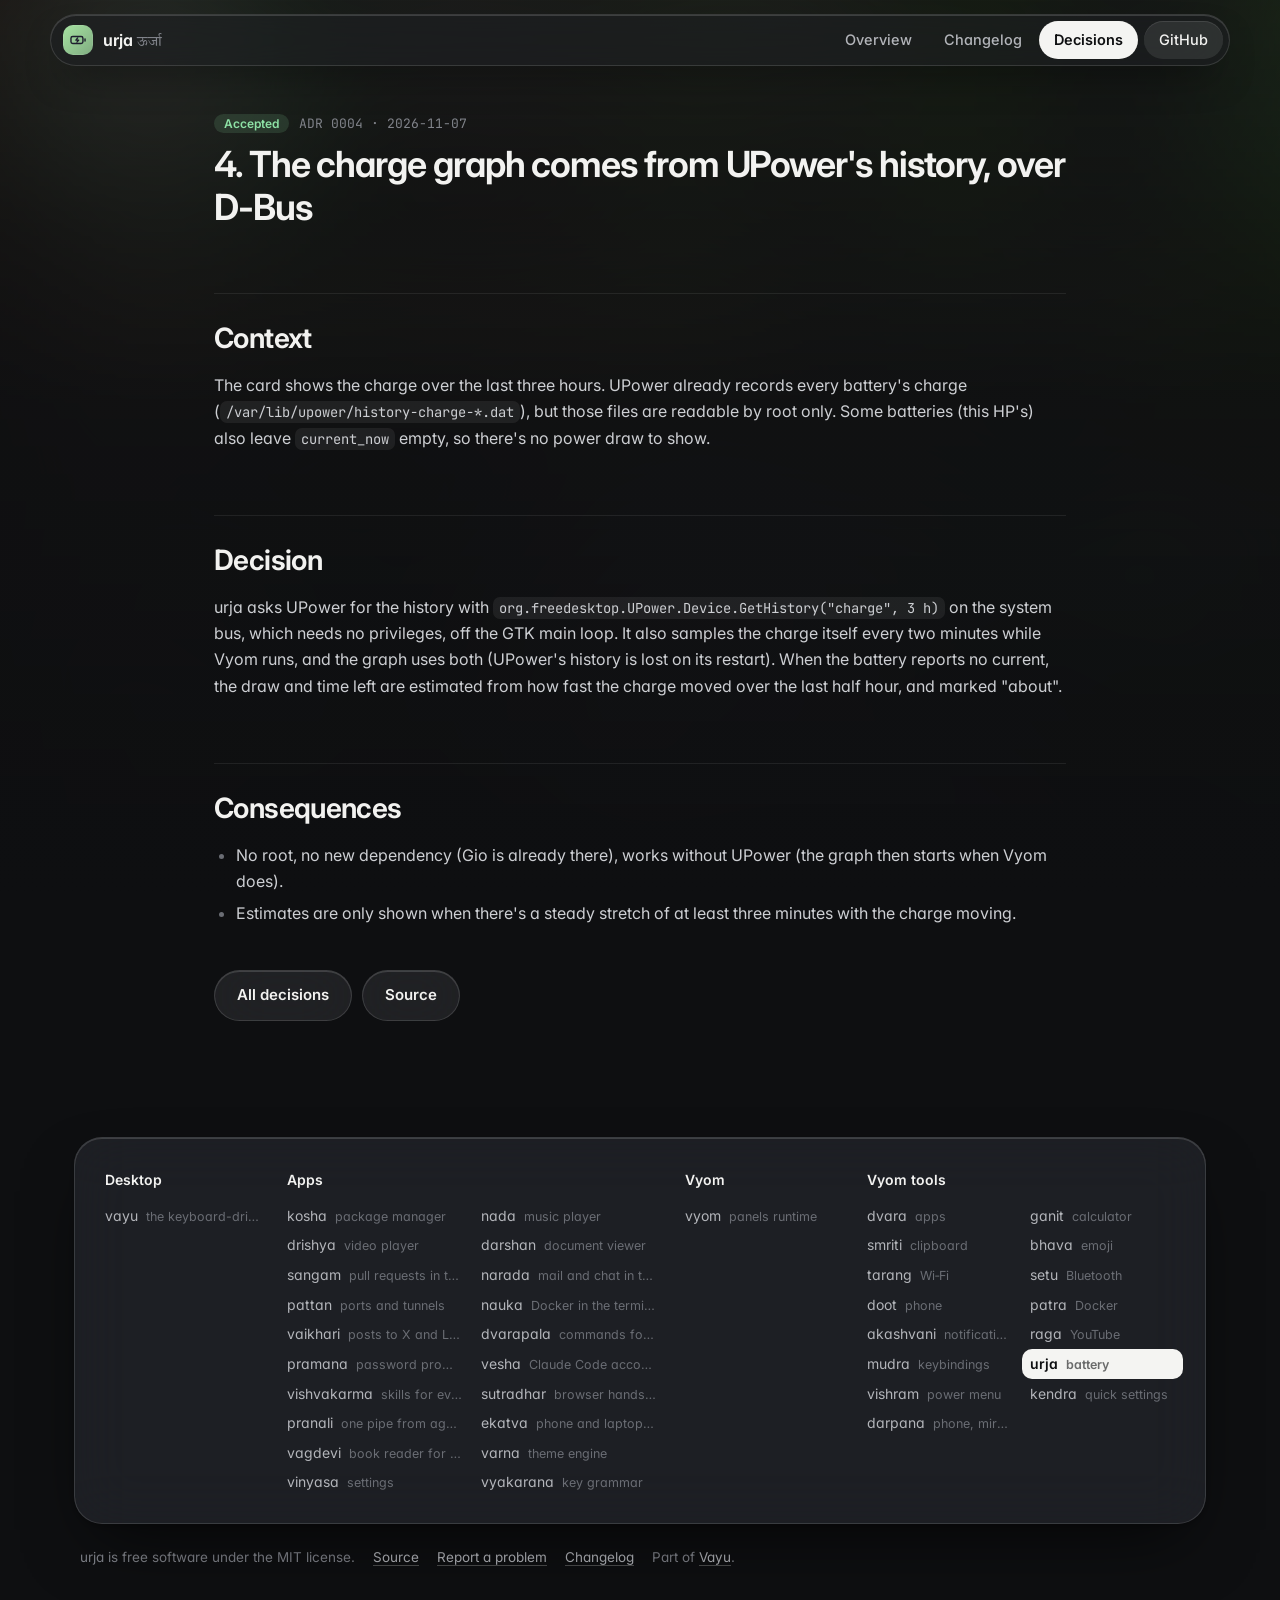
<file: docs/adr/0004-charge-history-from-upower.html>
<!doctype html>
<html lang="en">
<head>
<meta charset="utf-8">
<meta name="viewport" content="width=device-width, initial-scale=1">
<title>ADR 0004: 4. The charge graph comes from UPower&#x27;s history, over D-Bus · urja</title>
<meta name="description" content="Battery at a glance: charge ring, time left, power draw, health and cycles, power profile, a charge-limit reminder.">
<meta property="og:title" content="ADR 0004: 4. The charge graph comes from UPower&#x27;s history, over D-Bus · urja">
<meta property="og:description" content="Battery at a glance: charge ring, time left, power draw, health and cycles, power profile, a charge-limit reminder.">
<meta name="theme-color" content="#0e0f11">
<link rel="icon" href="../assets/logo.svg" type="image/svg+xml">
<link rel="preconnect" href="https://fonts.googleapis.com">
<link rel="preconnect" href="https://fonts.gstatic.com" crossorigin>
<link href="https://fonts.googleapis.com/css2?family=Inter:wght@400;500;600;700&family=JetBrains+Mono:wght@400;500;600&family=Tiro+Devanagari+Sanskrit&display=swap" rel="stylesheet">
<link rel="stylesheet" href="../assets/site.css">
<style>:root{--tool:#8ee2a6}.backdrop:before{background-image:url("../assets/screenshots/urja.webp")}</style>
</head>
<body class="sub">
<div class="backdrop" aria-hidden="true"></div>
<header class="top"><div class="in">
<a class="brand" href="../index.html"><img src="../assets/logo.svg" alt=""><span>urja <small>ऊर्जा</small></span></a>
<nav><a href="../index.html" class="">Overview</a><a href="../changelog.html" class="">Changelog</a><a href="../adr/index.html" class="on hide">Decisions</a><a class="gh" href="https://github.com/Theyashsawarkar/urja">GitHub</a></nav></div></header>

<div class="wrap solo"><article>
<p class="adrmeta"><span class="status accepted">Accepted</span> <span>ADR 0004 · 2026-11-07</span></p><h2 id="4-the-charge-graph-comes-from-upowers-history-over-d-bus"><a class="anchor" href="#4-the-charge-graph-comes-from-upowers-history-over-d-bus">#</a>4. The charge graph comes from UPower's history, over D-Bus</h2>
<h2 id="context"><a class="anchor" href="#context">#</a>Context</h2>
<p>The card shows the charge over the last three hours. UPower already records every battery's charge (<code>/var/lib/upower/history-charge-*.dat</code>), but those files are readable by root only. Some batteries (this HP's) also leave <code>current_now</code> empty, so there's no power draw to show.</p>
<h2 id="decision"><a class="anchor" href="#decision">#</a>Decision</h2>
<p>urja asks UPower for the history with <code>org.freedesktop.UPower.Device.GetHistory(&quot;charge&quot;, 3 h)</code> on the system bus, which needs no privileges, off the GTK main loop. It also samples the charge itself every two minutes while Vyom runs, and the graph uses both (UPower's history is lost on its restart). When the battery reports no current, the draw and time left are estimated from how fast the charge moved over the last half hour, and marked "about".</p>
<h2 id="consequences"><a class="anchor" href="#consequences">#</a>Consequences</h2>
<ul><li>No root, no new dependency (Gio is already there), works without UPower (the graph then starts when Vyom does).</li><li>Estimates are only shown when there's a steady stretch of at least three minutes with the charge moving.</li></ul><p class="back"><a class="btn" href="index.html">All decisions</a><a class="btn" href="https://github.com/Theyashsawarkar/urja/blob/main/docs/adr/0004-charge-history-from-upower.md">Source</a></p>
</article></div>
<footer><div class="in glass"><div class=""><h4>Desktop</h4><div class="list"><a href="https://vayu.theyashsawarkar.dev/" class="">vayu <span>the keyboard-driven Wayland desktop</span></a></div></div><div class="g2"><h4>Apps</h4><div class="list"><a href="https://kosha.theyashsawarkar.dev/" class="">kosha <span>package manager</span></a><a href="https://nada.theyashsawarkar.dev/" class="">nada <span>music player</span></a><a href="https://drishya.theyashsawarkar.dev/" class="">drishya <span>video player</span></a><a href="https://darshan.theyashsawarkar.dev/" class="">darshan <span>document viewer</span></a><a href="https://sangam.theyashsawarkar.dev/" class="">sangam <span>pull requests in the terminal</span></a><a href="https://narada.theyashsawarkar.dev/" class="">narada <span>mail and chat in the terminal</span></a><a href="https://pattan.theyashsawarkar.dev/" class="">pattan <span>ports and tunnels</span></a><a href="https://nauka.theyashsawarkar.dev/" class="">nauka <span>Docker in the terminal</span></a><a href="https://vaikhari.theyashsawarkar.dev/" class="">vaikhari <span>posts to X and LinkedIn</span></a><a href="https://dvarapala.theyashsawarkar.dev/" class="">dvarapala <span>commands for AI agents, approved</span></a><a href="https://pramana.theyashsawarkar.dev/" class="">pramana <span>password prompts</span></a><a href="https://vesha.theyashsawarkar.dev/" class="">vesha <span>Claude Code accounts</span></a><a href="https://vishvakarma.theyashsawarkar.dev/" class="">vishvakarma <span>skills for every AI agent</span></a><a href="https://sutradhar.theyashsawarkar.dev/" class="">sutradhar <span>browser hands for AI agents</span></a><a href="https://pranali.theyashsawarkar.dev/" class="">pranali <span>one pipe from agents to tools</span></a><a href="https://ekatva.theyashsawarkar.dev/" class="">ekatva <span>phone and laptop, linked</span></a><a href="https://vagdevi.theyashsawarkar.dev/" class="">vagdevi <span>book reader for Android</span></a><a href="https://varna.theyashsawarkar.dev/" class="">varna <span>theme engine</span></a><a href="https://vinyasa.theyashsawarkar.dev/" class="">vinyasa <span>settings</span></a><a href="https://vyakarana.theyashsawarkar.dev/" class="">vyakarana <span>key grammar</span></a></div></div><div class=""><h4>Vyom</h4><div class="list"><a href="https://vyom.theyashsawarkar.dev/" class="">vyom <span>panels runtime</span></a></div></div><div class="g2"><h4>Vyom tools</h4><div class="list"><a href="https://dvara.theyashsawarkar.dev/" class="">dvara <span>apps</span></a><a href="https://ganit.theyashsawarkar.dev/" class="">ganit <span>calculator</span></a><a href="https://smriti.theyashsawarkar.dev/" class="">smriti <span>clipboard</span></a><a href="https://bhava.theyashsawarkar.dev/" class="">bhava <span>emoji</span></a><a href="https://tarang.theyashsawarkar.dev/" class="">tarang <span>Wi‑Fi</span></a><a href="https://setu.theyashsawarkar.dev/" class="">setu <span>Bluetooth</span></a><a href="https://doot.theyashsawarkar.dev/" class="">doot <span>phone</span></a><a href="https://patra.theyashsawarkar.dev/" class="">patra <span>Docker</span></a><a href="https://akashvani.theyashsawarkar.dev/" class="">akashvani <span>notifications</span></a><a href="https://raga.theyashsawarkar.dev/" class="">raga <span>YouTube</span></a><a href="https://mudra.theyashsawarkar.dev/" class="">mudra <span>keybindings</span></a><a href="https://urja.theyashsawarkar.dev/" class="me" aria-current="page">urja <span>battery</span></a><a href="https://vishram.theyashsawarkar.dev/" class="">vishram <span>power menu</span></a><a href="https://kendra.theyashsawarkar.dev/" class="">kendra <span>quick settings</span></a><a href="https://darpana.theyashsawarkar.dev/" class="">darpana <span>phone, mirrored</span></a></div></div></div>
<div class="bottom"><span>urja is free software under the MIT license.</span><a href="https://github.com/Theyashsawarkar/urja">Source</a><a href="https://github.com/Theyashsawarkar/urja/issues">Report a problem</a><a href="../changelog.html">Changelog</a><span>Part of <a href="https://vayu.theyashsawarkar.dev/">Vayu</a>.</span></div></footer>
<script>
document.querySelectorAll('pre.code').forEach(p=>{const b=document.createElement('button');b.className='copy';b.type='button';b.textContent='Copy';
b.onclick=()=>{navigator.clipboard.writeText(p.querySelector('code').innerText).then(()=>{b.textContent='Copied';b.classList.add('done');setTimeout(()=>{b.textContent='Copy';b.classList.remove('done')},1400)})};p.appendChild(b)});
const links=[...document.querySelectorAll('.toc a')];if(links.length){const hs=links.map(a=>document.getElementById(a.hash.slice(1))).filter(Boolean);
const on=()=>{let cur=hs[0];for(const h of hs){if(h.getBoundingClientRect().top<120)cur=h}links.forEach(a=>a.classList.toggle('on',cur&&a.hash==='#'+cur.id))};
addEventListener('scroll',on,{passive:true});on()}
</script>
</body>
</html>
</file>
<file: docs/assets/site.css>
/* Vayu's Spatial look (the same as vayu.theyashsawarkar.dev): graphite
   glass floating over the tool's own screenshot, blurred far out of focus;
   very round; where you are is a near-white pill or brighter glass; no
   glows; colour only where it means something. The tool's own colour
   (--tool) is only its signature: the release dots. */
:root{--crust:#0e0f11;--mantle:#141518;--base:#1b1c20;--s0:#2a2c31;--s1:#3a3c42;--ov0:#6a6d74;--ov1:#80838a;
--sub0:#b3b5ba;--sub1:#cdcfd3;--text:#f2f2f0;--accent:#f4f4f2;--green:#8ee2a6;--peach:#f7b07d;--red:#ff9389;--blue:#93c4ff;--yellow:#f3d47f;
--glass:rgba(52,54,60,.44);--hi:rgba(255,255,255,.09);--rim:rgba(255,255,255,.13);--lit:inset 0 1px 0 rgba(255,255,255,.15);
--float:0 30px 70px -24px rgba(0,0,0,.7),0 2px 6px rgba(0,0,0,.25);--blur:blur(28px) saturate(160%);
--ui:"Inter","Adwaita Sans",system-ui,sans-serif;--mono:"JetBrains Mono","JetBrainsMono Nerd Font",ui-monospace,monospace;
--sa:"Tiro Devanagari Sanskrit","Noto Serif Devanagari",serif;color-scheme:dark}
*{box-sizing:border-box}html{scroll-behavior:smooth;scroll-padding-top:96px}
body{margin:0;min-height:100vh;background:var(--crust);color:var(--text);font:16px/1.65 var(--ui);-webkit-font-smoothing:antialiased;font-feature-settings:"cv11","ss01"}
/* the backdrop: the tool's screenshot, out of focus, fading to graphite */
.backdrop{position:fixed;inset:0;z-index:-1;overflow:hidden;pointer-events:none}
.backdrop:before{content:"";position:absolute;inset:-12%;background:center/cover no-repeat;filter:blur(64px) saturate(1.25) brightness(.62);transform:translateZ(0)}
.backdrop:after{content:"";position:absolute;inset:0;background:linear-gradient(to bottom,rgba(14,15,17,.25),rgba(14,15,17,.8) 60%,var(--crust))}
.backdrop.none:before{background:radial-gradient(60% 50% at 50% 0%,color-mix(in srgb,var(--tool) 22%,transparent),transparent 70%);filter:none}
.sub .backdrop:after{background:linear-gradient(to bottom,rgba(14,15,17,.55),rgba(14,15,17,.93) 45%,var(--crust))}
a{color:var(--accent);text-decoration:underline;text-decoration-color:rgba(244,244,242,.3);text-underline-offset:3px}
a:hover{text-decoration-color:currentColor}
code{font:.86em var(--mono);background:rgba(255,255,255,.07);padding:.14em .45em;border-radius:7px;color:var(--sub1)}
kbd{display:inline-block;min-width:1.7em;padding:.05em .45em;font:500 .8em/1.6 var(--mono);text-align:center;color:var(--text);background:rgba(255,255,255,.08);border:1px solid rgba(255,255,255,.14);border-bottom-width:2px;border-radius:8px}
img{max-width:100%;height:auto}
:focus-visible{outline:2px solid var(--accent);outline-offset:3px;border-radius:10px}
.glass{background:var(--glass);-webkit-backdrop-filter:var(--blur);backdrop-filter:var(--blur);border:1px solid var(--rim);box-shadow:var(--lit),var(--float)}
/* nav: a floating glass capsule; the page you're on is the near-white pill */
.top{position:sticky;top:0;z-index:20;padding:14px 24px 0}
.top .in{max-width:1180px;margin:0 auto;padding:6px 6px 6px 10px;display:flex;align-items:center;gap:18px;border-radius:999px;
background:rgba(30,31,35,.62);-webkit-backdrop-filter:var(--blur);backdrop-filter:var(--blur);border:1px solid var(--rim);box-shadow:var(--lit),0 18px 40px -18px rgba(0,0,0,.7)}
.brand{display:flex;align-items:center;gap:10px;font-weight:650;font-size:16px;color:var(--text);text-decoration:none;padding:2px 6px 2px 2px;border-radius:999px}
.brand img{width:30px;height:30px;border-radius:10px}.brand small{font:400 14px var(--sa);color:var(--ov1)}
.top nav{display:flex;gap:2px;margin-left:auto}
.top nav a{color:var(--sub0);padding:7px 15px;border-radius:999px;font-size:14.5px;font-weight:500;text-decoration:none;white-space:nowrap;transition:background-color .15s,color .15s}
.top nav a:hover{background:rgba(255,255,255,.08);color:var(--text)}
.top nav a.on{background:var(--accent);color:var(--crust);font-weight:600}
.top nav a.gh{color:var(--text);background:rgba(255,255,255,.09);box-shadow:inset 0 1px 0 rgba(255,255,255,.1);margin-left:4px}.top nav a.gh:hover{background:rgba(255,255,255,.15)}
/* hero: the logo, the name, the verse, then the tool itself */
.hero{max-width:860px;margin:0 auto;padding:76px 24px 0;text-align:center}
.hero .logo{width:104px;height:104px;border-radius:28px;box-shadow:0 26px 50px -18px rgba(0,0,0,.8),0 0 0 1px rgba(255,255,255,.08)}
.hero h1{font-size:clamp(46px,7vw,76px);line-height:1;margin:26px 0 10px;letter-spacing:-.04em;font-weight:700}
.hero .sa{font-size:16px;color:var(--sub0)}.hero .sa b{font:400 21px var(--sa);color:var(--sub1);margin-right:6px}.hero .sa i{font-style:normal;color:var(--ov1)}
.hero p.lead{font-size:19.5px;line-height:1.55;color:var(--sub1);max-width:34em;margin:22px auto 0;text-wrap:pretty}
.hero .shloka{margin:34px auto 0;max-width:600px}
.hero .shloka p{margin:0;font:400 21px/1.55 var(--sa);color:var(--text)}
.hero .shloka figcaption{margin-top:10px;font-size:14.5px;color:var(--sub0);text-wrap:pretty}.hero .shloka cite{display:block;margin-top:2px;color:var(--ov1);font-style:normal;font-size:13px}
.cta{display:flex;gap:10px;flex-wrap:wrap;justify-content:center;margin-top:32px}
.btn{display:inline-flex;align-items:center;gap:8px;padding:12px 22px;border-radius:999px;font-weight:600;font-size:15px;color:var(--text);
background:rgba(255,255,255,.08);border:1px solid var(--rim);box-shadow:var(--lit);-webkit-backdrop-filter:var(--blur);backdrop-filter:var(--blur);text-decoration:none;transition:background-color .15s}
.btn:hover{background:rgba(255,255,255,.14)}
.btn.primary{background:var(--accent);color:var(--crust);border-color:transparent;box-shadow:0 10px 30px -12px rgba(0,0,0,.6)}.btn.primary:hover{background:#fff}
.meta{display:flex;gap:6px;flex-wrap:wrap;justify-content:center;margin-top:20px;font-size:13.5px;color:var(--ov1)}
.meta span{padding:4px 12px;border-radius:999px;border:1px solid rgba(255,255,255,.09)}.meta b{color:var(--sub1);font-weight:600}
.shot{max-width:1180px;margin:56px auto 0;padding:0 24px;display:flex;gap:22px;justify-content:center;align-items:flex-start}
.shot img{display:block;border-radius:26px;border:1px solid var(--rim);background:var(--base);box-shadow:0 0 0 6px rgba(255,255,255,.04),0 50px 110px -30px rgba(0,0,0,.85)}
.shot.many img{flex:1 1 0;min-width:0;max-width:300px;border-radius:30px}
.shot figcaption{display:none}
/* layout: a glass "On this page" panel beside the article */
.wrap{max-width:1180px;margin:0 auto;padding:72px 24px 40px;display:grid;grid-template-columns:240px minmax(0,1fr);gap:56px}
.sub .wrap{padding-top:48px}
.wrap.solo{grid-template-columns:minmax(0,1fr);max-width:900px}.wrap.solo article{max-width:none}
.adrmeta+h2{border-top:0;padding-top:0;margin-top:10px;font-size:36px;letter-spacing:-.03em}
article>h2:first-child{font-size:36px;letter-spacing:-.03em}
.toc{position:sticky;top:92px;align-self:start;max-height:calc(100vh - 112px);overflow:auto;scrollbar-width:thin;scrollbar-color:rgba(255,255,255,.15) transparent;
padding:14px 8px 10px;border-radius:24px;background:rgba(30,31,35,.6);-webkit-backdrop-filter:var(--blur);backdrop-filter:var(--blur);border:1px solid var(--rim);box-shadow:var(--lit),0 24px 50px -24px rgba(0,0,0,.7)}
.toc:empty{display:none}
.toc b{display:block;font-size:13px;font-weight:600;color:var(--ov1);margin:0 12px 6px}
.toc a{display:block;color:var(--sub0);padding:6px 12px;border-radius:14px;font-size:13.5px;line-height:1.4;text-decoration:none;transition:background-color .15s,color .15s}
.toc a.l3{padding:4px 12px 4px 24px;font-size:12.5px;color:var(--ov1)}
.toc a:hover{color:var(--text);background:rgba(255,255,255,.06)}
.toc a.on{color:var(--text);background:rgba(255,255,255,.11);box-shadow:inset 0 1px 0 rgba(255,255,255,.12),inset 0 0 0 1px rgba(255,255,255,.08)}
article{min-width:0;max-width:820px}
article h2{font-size:28px;line-height:1.2;letter-spacing:-.022em;margin:64px 0 14px;padding-top:28px;border-top:1px solid rgba(255,255,255,.08);font-weight:650}
article>h2:first-child,article>section:first-child h2{margin-top:0;padding-top:0;border-top:0}
article h3{font-size:19px;margin:34px 0 10px;font-weight:600;letter-spacing:-.01em}article h4{font-size:16px;margin:24px 0 8px;color:var(--sub1)}
article p,article li{color:var(--sub1);overflow-wrap:anywhere}article strong{color:var(--text);font-weight:600}
article .anchor{opacity:0;margin-left:-22px;width:22px;display:inline-block;color:var(--ov0);text-decoration:none}
article h2:hover .anchor,article h3:hover .anchor{opacity:1}
article ul,article ol{padding-left:22px}article li{margin:5px 0}article li::marker{color:var(--ov0)}
article img{border-radius:22px;border:1px solid var(--rim);box-shadow:0 30px 70px -28px rgba(0,0,0,.85)}
article p[align=center]{text-align:center}article p[align=center] img{margin:6px 0}
article blockquote{margin:22px 0;padding:14px 20px;background:rgba(255,255,255,.04);border:1px solid rgba(255,255,255,.08);box-shadow:inset 0 1px 0 rgba(255,255,255,.06);border-radius:20px}
article blockquote p{margin:.2em 0;color:var(--sub0)}
pre.code{position:relative;background:rgba(10,11,13,.6);border:1px solid rgba(255,255,255,.08);border-radius:18px;padding:18px 20px;overflow:auto;font:13.5px/1.65 var(--mono);color:var(--sub1)}
pre.code code{background:none;padding:0;font-size:inherit;color:inherit}
pre.code .copy{position:absolute;top:10px;right:10px;font:600 12.5px var(--ui);padding:5px 13px;border-radius:999px;border:1px solid rgba(255,255,255,.12);background:rgba(255,255,255,.08);color:var(--sub1);cursor:pointer;opacity:0;transition:opacity .15s,background-color .15s}
pre.code:hover .copy,pre.code .copy:focus-visible{opacity:1}pre.code .copy:hover{background:var(--accent);color:var(--crust)}
pre.code .copy.done{background:var(--green);color:var(--crust);border-color:transparent;opacity:1}
.table{overflow:auto;margin:18px 0 22px;border:1px solid rgba(255,255,255,.09);border-radius:20px;background:rgba(255,255,255,.035)}
table{border-collapse:collapse;width:100%;font-size:14.5px}
th{text-align:left;color:var(--ov1);font-size:13px;font-weight:600;padding:12px 16px;border-bottom:1px solid rgba(255,255,255,.08);white-space:nowrap}
td{padding:11px 16px;border-top:1px solid rgba(255,255,255,.05);color:var(--sub1);vertical-align:top}tbody tr:first-child td{border-top:0}
td code{white-space:nowrap}
/* changelog: each release a glass card on a thread */
.release{position:relative;margin:0 0 18px 22px;padding:22px 26px 10px;border-radius:24px;background:rgba(255,255,255,.035);border:1px solid rgba(255,255,255,.08);box-shadow:inset 0 1px 0 rgba(255,255,255,.07)}
.release:before{content:"";position:absolute;left:-23px;top:0;bottom:-18px;width:1px;background:rgba(255,255,255,.1)}
.release:after{content:"";position:absolute;left:-28px;top:30px;width:11px;height:11px;border-radius:50%;background:var(--tool);box-shadow:0 0 0 4px var(--crust)}
.release:last-child:before{bottom:auto;height:30px}
.release h2{margin:0 0 6px;padding:0;border:0;font-size:22px;display:flex;align-items:baseline;flex-wrap:wrap;gap:4px 12px}
.release h2 .date{font:500 13.5px var(--mono);color:var(--ov1)}
.release .tag{font:600 12.5px var(--ui);padding:3px 11px;border-radius:999px;background:rgba(255,255,255,.08);color:var(--sub1);text-decoration:none;margin-left:auto}
.release .tag:hover{background:rgba(255,255,255,.14);color:var(--text)}
.release h3{font-size:15px;color:var(--sub0);margin:18px 0 6px}
/* decisions */
.cards{display:grid;grid-template-columns:repeat(auto-fill,minmax(min(300px,100%),1fr));gap:14px;margin:22px 0}
.card{display:block;background:rgba(255,255,255,.04);border:1px solid rgba(255,255,255,.09);box-shadow:inset 0 1px 0 rgba(255,255,255,.07);border-radius:24px;padding:20px 22px;color:var(--text);text-decoration:none;transition:background-color .15s,border-color .15s}
.card:hover{background:var(--hi);border-color:rgba(255,255,255,.18)}
.card .n{font:500 12.5px var(--mono);color:var(--ov1);display:flex;gap:8px;align-items:center}.card h3{margin:10px 0 6px;font-size:17px;line-height:1.35}.card p{margin:0;color:var(--sub0);font-size:14px}
.status{display:inline-block;font:600 12px var(--ui);padding:2px 10px;border-radius:999px;background:rgba(142,226,166,.14);color:var(--green)}
.status.superseded,.status.deprecated{background:rgba(247,176,125,.14);color:var(--peach)}.status.proposed{background:rgba(147,196,255,.14);color:var(--blue)}
.adrmeta{display:flex;gap:10px;align-items:center;font:13px var(--mono);color:var(--ov1);margin:0 0 6px}
.back{display:flex;gap:10px;margin-top:44px}.back a{text-decoration:none}
/* footer: the family, in one glass panel */
footer{max-width:1180px;margin:60px auto 0;padding:0 24px 40px}
footer .in{display:grid;grid-template-columns:1fr 2.4fr 1fr 2fr;gap:28px;padding:30px 30px 26px;border-radius:28px}
footer h4{margin:0 0 10px;font-size:14px;font-weight:600;color:var(--text)}
footer .list{display:grid;gap:0 18px}footer .g2 .list{grid-template-columns:1fr 1fr}
footer a{display:flex;gap:8px;align-items:baseline;color:var(--sub0);font-size:14px;padding:3px 8px;margin:0 -8px;border-radius:10px;text-decoration:none;min-width:0}
footer a:hover{color:var(--text);background:rgba(255,255,255,.06)}footer a span{color:var(--ov0);font-size:12.5px;white-space:nowrap;overflow:hidden;text-overflow:ellipsis}
footer a.me{color:var(--crust);background:var(--accent);font-weight:600}footer a.me span{color:rgba(14,15,17,.6)}
footer .bottom{display:flex;flex-wrap:wrap;gap:6px 18px;padding:22px 6px 0;color:var(--ov1);font-size:13.5px}
footer .bottom a{display:inline;padding:0;margin:0;font-size:13.5px;color:var(--sub0);text-decoration:underline;text-decoration-color:rgba(255,255,255,.25)}footer .bottom a:hover{background:none}
@media(max-width:1000px){footer .in{grid-template-columns:1fr 1fr}}
@media(max-width:900px){.wrap{grid-template-columns:1fr;gap:28px}.toc{display:none}}
@media(max-width:640px){.top{padding:10px 10px 0}.top .in{gap:6px;padding-left:6px}.brand small,.brand span{display:none}
.top nav{overflow-x:auto;scrollbar-width:none}.top nav::-webkit-scrollbar{display:none}.top nav a{padding:7px 11px;font-size:14px}.top nav a.hide{display:none}
.hero{padding:44px 16px 0}.hero .logo{width:84px;height:84px;border-radius:23px}.hero p.lead{font-size:17px}.hero .shloka p{font-size:18.5px}
.shot{margin-top:36px;padding:0 16px;gap:10px}.shot img{border-radius:16px}.shot.many img{border-radius:18px}
.wrap{padding:52px 16px 32px}article h2{font-size:23px}.release{margin-left:14px;padding:18px 18px 8px}.release:before{left:-15px}.release:after{left:-20px}
footer{padding:0 16px 32px}footer .in{grid-template-columns:1fr;padding:22px 20px}footer .g2 .list{grid-template-columns:1fr}}
@media(prefers-reduced-motion:reduce){html{scroll-behavior:auto}*{transition:none!important}}
</file>
